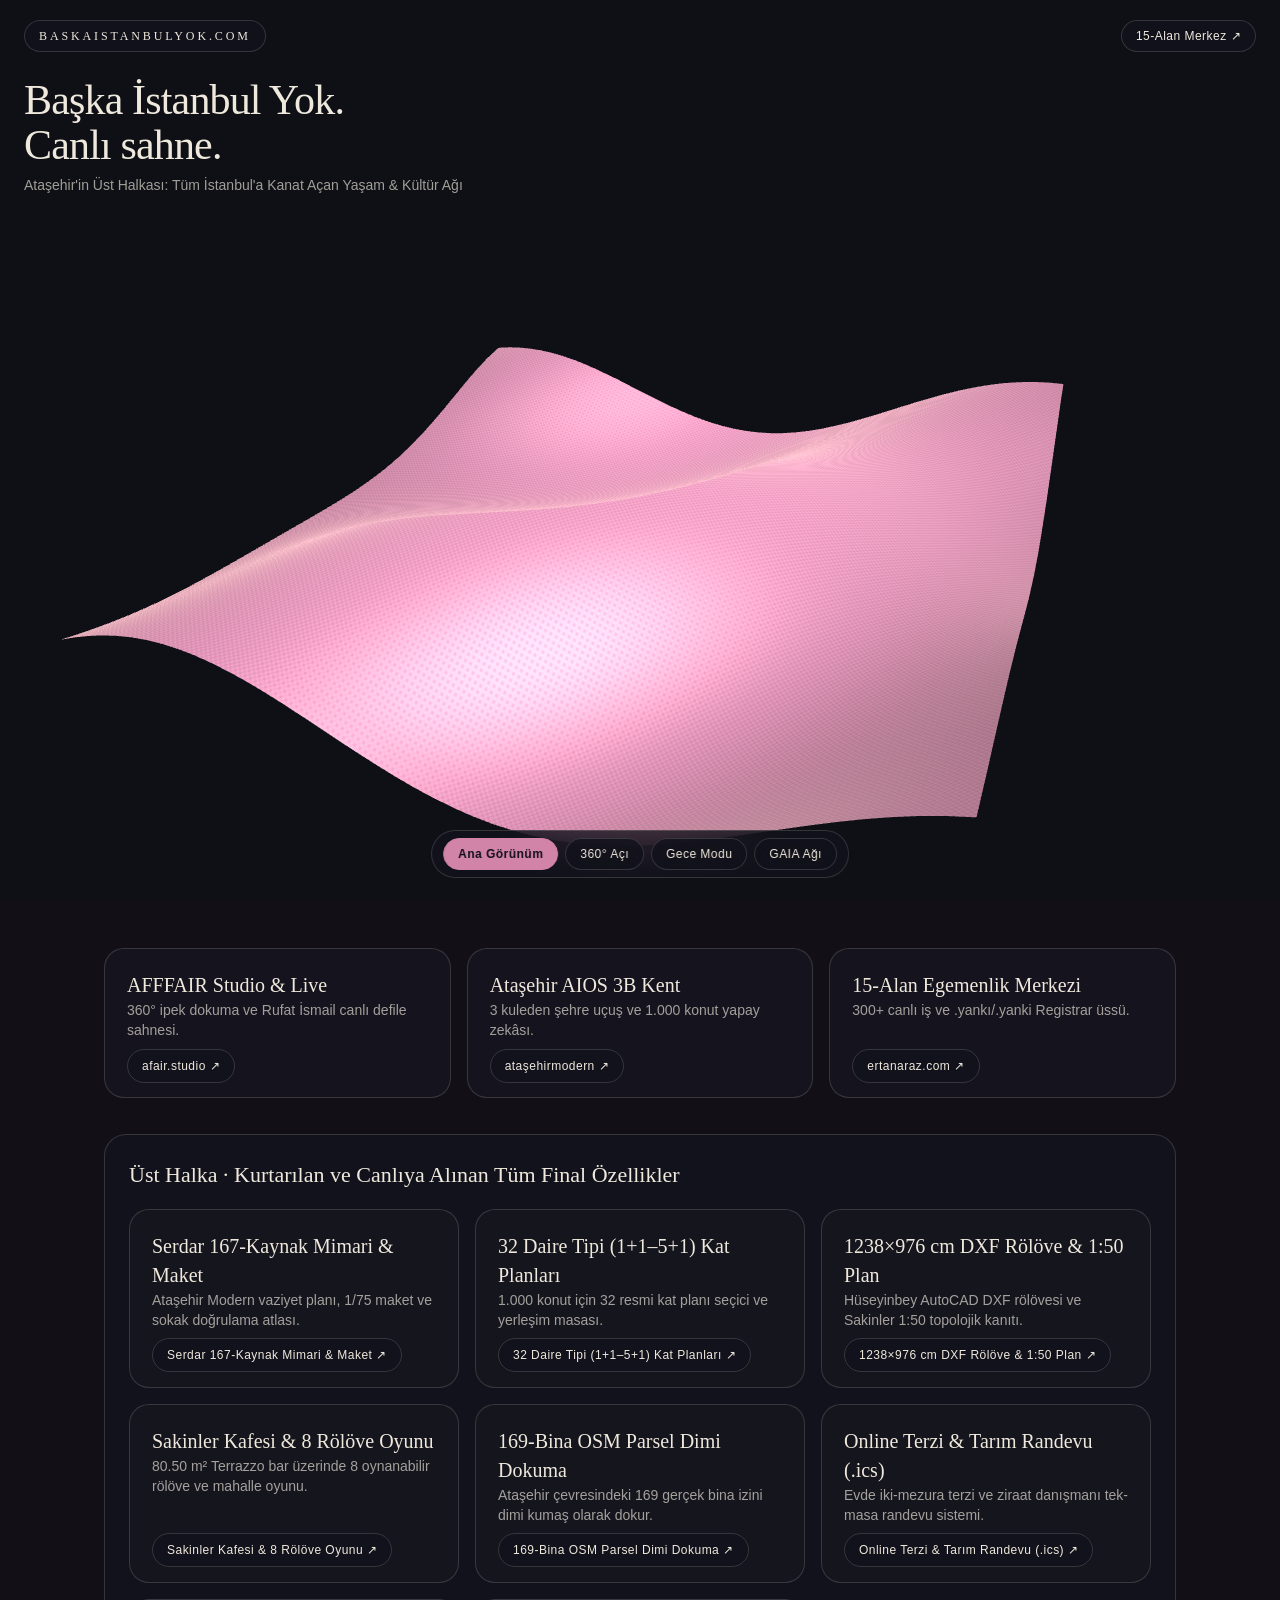
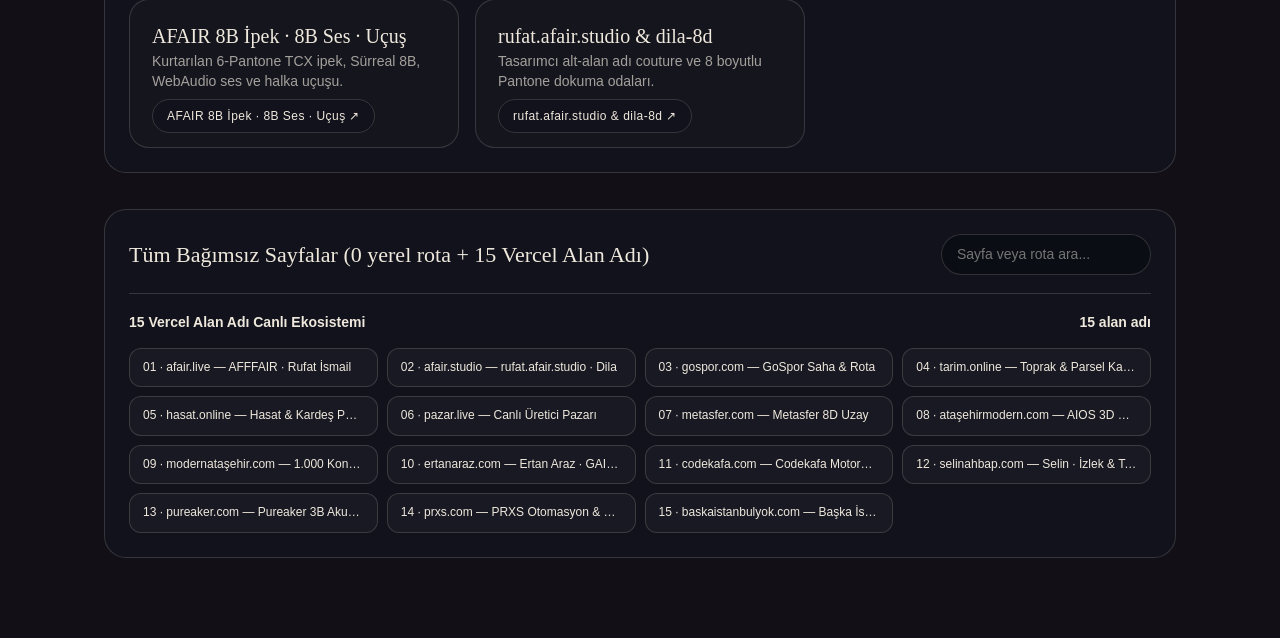
<file: index.html>
<!doctype html>
<html lang="tr">
<head>
<meta charset="utf-8">
<meta name="viewport" content="width=device-width,initial-scale=1">
<meta name="color-scheme" content="dark">
<title>BASKAISTANBULYOK.COM · Başka İstanbul Yok. Canlı sahne.</title>
<meta name="description" content="Ataşehir&#x27;in Üst Halkası: Tüm İstanbul&#x27;a Kanat Açan Yaşam &amp; Kültür Ağı">
<script type="application/ld+json">{"@context": "https://schema.org", "@type": "WebApplication", "identifier": "standalone-baskaistanbulyok-com", "name": "BASKAISTANBULYOK.COM · Başka İstanbul Yok. Canlı sahne.", "description": "baskaistanbulyok.com (Başka İstanbul Yok) için sıfır dış bağımlılıklı, taşınabilir tek-dosya WebGL2 3B sahne.", "isAccessibleForFree": true, "additionalProperty": [{"@type": "PropertyValue", "name": "selfContainedSingleFile", "value": true}, {"@type": "PropertyValue", "name": "externalDependencies", "value": 0}, {"@type": "PropertyValue", "name": "dila8RuleCompliant", "value": true}]}</script>
<style>:root {
  --bg: #120f17;
  --glass: rgba(18, 19, 28, 0.72);
  --line: rgba(239, 232, 220, 0.16);
  --ivory: #efe8dc;
  --muted: rgba(239, 232, 220, 0.66);
  --acc: #d184a8;
  --mint: #82ccb4;
}
* { box-sizing: border-box; margin: 0; padding: 0; -webkit-tap-highlight-color: transparent; }
html, body {
  width: 100%; min-height: 100%;
  background: var(--bg); color: var(--ivory);
  font-family: -apple-system, BlinkMacSystemFont, "Inter", "Segoe UI", sans-serif;
  font-size: 14px; line-height: 1.45; overflow-x: hidden;
}
.hero-stage {
  position: relative; width: 100%; height: 100vh; height: 100dvh;
  overflow: hidden; user-select: none;
}
#glStage {
  position: absolute; inset: 0; width: 100%; height: 100%;
  display: block; cursor: grab; touch-action: none;
}
#glStage:active { cursor: grabbing; }
.top-bar {
  position: absolute; top: 0; left: 0; right: 0;
  display: flex; justify-content: space-between; align-items: center;
  padding: 20px 24px; pointer-events: none; z-index: 10;
}
.brand-pill, .nav-pill, .dock-pill {
  pointer-events: auto; font-size: 12px; line-height: 1;
  color: var(--ivory); text-decoration: none;
  background: var(--glass); border: 1px solid var(--line);
  border-radius: 999px; padding: 9px 14px;
  backdrop-filter: blur(14px); cursor: pointer;
  font-family: inherit; font-weight: 500; letter-spacing: 0.04em;
  transition: background-color 0.18s ease, color 0.18s ease, border-color 0.18s ease;
}
.brand-pill { font-family: Georgia, "Times New Roman", serif; letter-spacing: 0.24em; text-transform: uppercase; }
.nav-pill:hover, .dock-pill:hover, .dock-pill.on {
  background: var(--acc); color: var(--bg); border-color: var(--acc); font-weight: 600;
}
.hero-head {
  position: absolute; top: 78px; left: 24px; right: 24px;
  max-width: 470px; pointer-events: none; z-index: 8;
}
.hero-head h1 {
  font-family: Georgia, "Times New Roman", serif; font-weight: 400;
  font-size: 42px; line-height: 1.06; letter-spacing: -0.02em;
  color: var(--ivory); margin-bottom: 8px;
}
.hero-head p { font-size: 14px; color: var(--muted); }
.dock-bar {
  position: absolute; bottom: 22px; left: 50%; transform: translateX(-50%);
  max-width: calc(100vw - 24px); background: var(--glass);
  border: 1px solid var(--line); border-radius: 999px;
  padding: 7px 11px; display: flex; align-items: center; gap: 7px;
  z-index: 10; backdrop-filter: blur(18px);
}
.content-wrap { max-width: 1120px; margin: 0 auto; padding: 48px 24px 80px; display: grid; gap: 36px; }
.card-grid { display: grid; grid-template-columns: repeat(auto-fit, minmax(250px, 1fr)); gap: 16px; }
.lux-card {
  background: rgba(22, 22, 32, 0.82); border: 1px solid var(--line);
  border-radius: 20px; padding: 22px; display: flex;
  flex-direction: column; justify-content: space-between; gap: 14px;
}
.lux-card h2 { font-family: Georgia, serif; font-weight: 400; font-size: 20px; color: var(--ivory); }
.lux-card p { font-size: 14px; color: var(--muted); }
.sim-box {
  background: rgba(20, 22, 31, 0.88); border: 1px solid var(--line);
  border-radius: 22px; padding: 24px; display: grid; gap: 14px;
}
.sim-row { display: flex; flex-wrap: wrap; gap: 10px; align-items: center; }
.sim-input {
  background: rgba(12, 14, 22, 0.9); color: var(--ivory);
  border: 1px solid var(--line); border-radius: 999px;
  padding: 9px 15px; font: inherit; min-width: 210px;
}
.sim-out { font-size: 14px; color: var(--mint); }
.dir-box {
  background: rgba(18, 20, 29, 0.84); border: 1px solid var(--line);
  border-radius: 22px; padding: 24px; display: grid; gap: 18px;
}
.dir-top { display: flex; flex-wrap: wrap; justify-content: space-between; align-items: center; gap: 12px; }
.dir-top h2 { font-family: Georgia, serif; font-weight: 400; font-size: 22px; }
.cat-details { border-top: 1px solid var(--line); padding-top: 12px; }
.cat-details summary {
  cursor: pointer; font-weight: 600; color: var(--ivory);
  padding: 6px 0; list-style: none; display: flex; justify-content: space-between;
}
.link-grid {
  display: grid; grid-template-columns: repeat(auto-fill, minmax(235px, 1fr));
  gap: 9px; padding-top: 10px;
}
.link-chip {
  display: block; padding: 10px 13px; border-radius: 12px;
  background: rgba(255, 255, 255, 0.03); border: 1px solid var(--line);
  color: var(--ivory); text-decoration: none; font-size: 12px;
  white-space: nowrap; overflow: hidden; text-overflow: ellipsis;
}
.link-chip:hover { border-color: var(--acc); color: var(--acc); }
@media (max-width: 680px) {
  .top-bar { padding: 14px; }
  .hero-head { top: 68px; left: 14px; right: 14px; }
  .hero-head h1 { font-size: 30px; }
  .dock-bar { bottom: 14px; flex-wrap: wrap; justify-content: center; border-radius: 20px; }
}</style>
</head>
<body>
<div class="hero-stage">
  <canvas id="glStage" aria-label="360 derece yönlendirilebilir 3 boyutlu sahne"></canvas>

  <header class="top-bar">
    <a class="brand-pill" href="#tum-baglantilar">BASKAISTANBULYOK.COM</a>
    <a class="nav-pill" href="https://ertanaraz.com/">15-Alan Merkez ↗</a>
  </header>

  <div class="hero-head">
    <h1>Başka İstanbul Yok.<br>Canlı sahne.</h1>
    <p>Ataşehir&#x27;in Üst Halkası: Tüm İstanbul&#x27;a Kanat Açan Yaşam &amp; Kültür Ağı</p>
  </div>

  <div class="dock-bar" role="region" aria-label="Sahne yönlendirme seçenekleri">
    <button type="button" class="dock-pill on" data-preset="0">Ana Görünüm</button>
    <button type="button" class="dock-pill" data-preset="1">360° Açı</button>
    <button type="button" class="dock-pill" data-preset="2">Gece Modu</button>
    <button type="button" class="dock-pill" data-preset="3">GAIA Ağı</button>
  </div>
</div>

<main class="content-wrap">
  <section class="card-grid" aria-label="Özgün sahne kapıları">
    <article class="lux-card">
      <div><h2>AFFFAIR Studio &amp; Live</h2><p>360° ipek dokuma ve Rufat İsmail canlı defile sahnesi.</p></div>
      <div><a class="dock-pill" href="https://www.afair.studio/">afair.studio ↗</a></div>
    </article>
    <article class="lux-card">
      <div><h2>Ataşehir AIOS 3B Kent</h2><p>3 kuleden şehre uçuş ve 1.000 konut yapay zekâsı.</p></div>
      <div><a class="dock-pill" href="https://www.xn--ataehirmodern-ktc.com/">ataşehirmodern ↗</a></div>
    </article>
    <article class="lux-card">
      <div><h2>15-Alan Egemenlik Merkezi</h2><p>300+ canlı iş ve .yankı/.yanki Registrar üssü.</p></div>
      <div><a class="dock-pill" href="https://ertanaraz.com/">ertanaraz.com ↗</a></div>
    </article>
  </section>
  <!-- KARBON_FINAL_BUTONLAR_START -->
  <section class="dir-box" id="ust-halka-final-butonlar" aria-label="Ataşehir ve AFAIR Final Özellikleri">
    <div class="dir-top"><h2>Üst Halka · Kurtarılan ve Canlıya Alınan Tüm Final Özellikler</h2></div>
    <div class="card-grid">
      <article class="lux-card"><div><h2>Serdar 167-Kaynak Mimari & Maket</h2><p>Ataşehir Modern vaziyet planı, 1/75 maket ve sokak doğrulama atlası.</p></div><div><a class="dock-pill" href="https://www.xn--ataehirmodern-ktc.com/final/serdar-mimari-arsiv/">Serdar 167-Kaynak Mimari & Maket ↗</a></div></article>
      <article class="lux-card"><div><h2>32 Daire Tipi (1+1–5+1) Kat Planları</h2><p>1.000 konut için 32 resmi kat planı seçici ve yerleşim masası.</p></div><div><a class="dock-pill" href="https://www.xn--modernataehir-qtc.com/final/kat-planlari-32tip/">32 Daire Tipi (1+1–5+1) Kat Planları ↗</a></div></article>
      <article class="lux-card"><div><h2>1238×976 cm DXF Rölöve & 1:50 Plan</h2><p>Hüseyinbey AutoCAD DXF rölövesi ve Sakinler 1:50 topolojik kanıtı.</p></div><div><a class="dock-pill" href="https://www.xn--ataehirmodern-ktc.com/final/huseyinbey-rolove-kaniti/">1238×976 cm DXF Rölöve & 1:50 Plan ↗</a></div></article>
      <article class="lux-card"><div><h2>Sakinler Kafesi & 8 Rölöve Oyunu</h2><p>80.50 m² Terrazzo bar üzerinde 8 oynanabilir rölöve ve mahalle oyunu.</p></div><div><a class="dock-pill" href="https://www.xn--modernataehir-qtc.com/final/sakinler-kafesi-8oyun/">Sakinler Kafesi & 8 Rölöve Oyunu ↗</a></div></article>
      <article class="lux-card"><div><h2>169-Bina OSM Parsel Dimi Dokuma</h2><p>Ataşehir çevresindeki 169 gerçek bina izini dimi kumaş olarak dokur.</p></div><div><a class="dock-pill" href="https://www.xn--ataehirmodern-ktc.com/final/masa-169-parsel-dokuma/">169-Bina OSM Parsel Dimi Dokuma ↗</a></div></article>
      <article class="lux-card"><div><h2>Online Terzi & Tarım Randevu (.ics)</h2><p>Evde iki-mezura terzi ve ziraat danışmanı tek-masa randevu sistemi.</p></div><div><a class="dock-pill" href="https://www.xn--modernataehir-qtc.com/final/tarim-terzi-canli/">Online Terzi & Tarım Randevu (.ics) ↗</a></div></article>
      <article class="lux-card"><div><h2>AFAIR 8B İpek · 8B Ses · Uçuş</h2><p>Kurtarılan 6-Pantone TCX ipek, Sürreal 8B, WebAudio ses ve halka uçuşu.</p></div><div><a class="dock-pill" href="https://www.afair.live/final/atolye-8d-ses-ucus/">AFAIR 8B İpek · 8B Ses · Uçuş ↗</a></div></article>
      <article class="lux-card"><div><h2>rufat.afair.studio & dila-8d</h2><p>Tasarımcı alt-alan adı couture ve 8 boyutlu Pantone dokuma odaları.</p></div><div><a class="dock-pill" href="https://www.afair.studio/rufat">rufat.afair.studio & dila-8d ↗</a></div></article>
    </div>
  </section>
  <!-- KARBON_FINAL_BUTONLAR_END -->
  
  
  <section class="dir-box" id="tum-baglantilar" aria-label="Kaossuz tam bağlantı dizini">
    <div class="dir-top">
      <h2>Tüm Bağımsız Sayfalar (0 yerel rota + 15 Vercel Alan Adı)</h2>
      <input id="linkSearch" class="sim-input" type="search" placeholder="Sayfa veya rota ara..." aria-label="Sayfalarda ara">
    </div>
    
    <details class="cat-details" open>
      <summary><span>15 Vercel Alan Adı Canlı Ekosistemi</span><span>15 alan adı</span></summary>
      <div class="link-grid">
        <a class="link-chip" href="https://www.afair.live/">01 · afair.live — AFFFAIR · Rufat İsmail</a>
        <a class="link-chip" href="https://www.afair.studio/">02 · afair.studio — rufat.afair.studio · Dila</a>
        <a class="link-chip" href="https://www.gospor.com/">03 · gospor.com — GoSpor Saha &amp; Rota</a>
        <a class="link-chip" href="https://www.tarim.online/">04 · tarim.online — Toprak &amp; Parsel Karar</a>
        <a class="link-chip" href="https://www.hasat.online/">05 · hasat.online — Hasat &amp; Kardeş Parsel</a>
        <a class="link-chip" href="https://www.pazar.live/">06 · pazar.live — Canlı Üretici Pazarı</a>
        <a class="link-chip" href="https://ertanaraz.com/bagimsiz-15-alan/metasfer.html">07 · metasfer.com — Metasfer 8D Uzay</a>
        <a class="link-chip" href="https://www.xn--ataehirmodern-ktc.com/">08 · ataşehirmodern.com — AIOS 3D City Pilotu</a>
        <a class="link-chip" href="https://www.xn--modernataehir-qtc.com/">09 · modernataşehir.com — 1.000 Konut 3-Blok AI</a>
        <a class="link-chip" href="https://ertanaraz.com/">10 · ertanaraz.com — Ertan Araz · GAIA Kovan</a>
        <a class="link-chip" href="https://www.codekafa.com/">11 · codekafa.com — Codekafa Motorhane</a>
        <a class="link-chip" href="https://www.selinahbap.com/">12 · selinahbap.com — Selin · İzlek &amp; Terazi</a>
        <a class="link-chip" href="https://ertanaraz.com/bagimsiz-15-alan/pureaker.html">13 · pureaker.com — Pureaker 3B Akustik</a>
        <a class="link-chip" href="https://www.prxs.com/">14 · prxs.com — PRXS Otomasyon &amp; Fare</a>
        <a class="link-chip" href="https://ertanaraz.com/baskaistanbulyok">15 · baskaistanbulyok.com — Başka İstanbul Yok</a>
      </div>
    </details>
  </section>
</main>
<script>(() => {
  'use strict';
  const PAGE_ID = "standalone-baskaistanbulyok-com";
  const SCENE_ID = 7;
  const PRESETS = [{"label": "Ana Görünüm", "rgb": [0.82, 0.52, 0.66]}, {"label": "360° Açı", "rgb": [0.84, 0.72, 0.46]}, {"label": "Gece Modu", "rgb": [0.38, 0.68, 0.84]}, {"label": "GAIA Ağı", "rgb": [0.48, 0.82, 0.66]}];
  const st = {
    idx: 0,
    yaw: 0.36,
    pitch: 0.20,
    velYaw: 0.0,
    velPitch: 0.0,
    zoom: SCENE_ID === 2 || SCENE_ID === 3 || SCENE_ID === 4 ? 4.25 : 3.85,
    autoOrbit: true,
    gustX: 0,
    gustY: 0,
    prog: 0.12
  };

  const cv = document.getElementById('glStage');
  const glOpts = { antialias: true, alpha: false, preserveDrawingBuffer: true };
  const gl = cv ? (cv.getContext('webgl2', glOpts) || cv.getContext('webgl', glOpts)) : null;

  // Build bespoke 3D mesh per SCENE_ID (zero shared external JS!)
  const N = 46, CNT = N * N;
  const pos = new Float32Array(CNT * 3), old = new Float32Array(CNT * 3), nrm = new Float32Array(CNT * 3), uvs = new Float32Array(CNT * 2);
  const sp = [], idxArr = [];

  function anchor(x) {
    const u = x / (N - 1);
    if (SCENE_ID === 0) {
      // Runway Flowing Haute-Couture Cape (narrow couture shoulders flaring downward)
      return [(u - 0.5) * 1.45, 1.04 + Math.cos((u - 0.5) * 3.0) * 0.06, Math.sin(u * Math.PI * 6.0) * 0.14];
    }
    return [(u - 0.5) * 2.18, 0.96 + Math.cos((u - 0.5) * 2.4) * 0.08, Math.sin(u * Math.PI * 8.0) * 0.16 + Math.cos((u - 0.5) * 2.2) * 0.16];
  }

  for (let y = 0; y < N; y++) {
    const v = y / (N - 1);
    for (let x = 0; x < N; x++) {
      const i = y * N + x, u = x / (N - 1);
      let px, py, pz;
      if (SCENE_ID === 0 || SCENE_ID === 1) {
        const [ax, ay, az] = anchor(x);
        const flare = SCENE_ID === 0 ? (1.0 + v * 0.52) : (1.0 + v * 0.10);
        px = ax * flare; py = ay - v * 2.04; pz = az * (1.0 + v * 0.6) + Math.sin(u * Math.PI * 8.0 + v * 1.4) * (0.07 * v);
      } else if (SCENE_ID === 4) {
        // 15-Domain Sovereign Spherical Harmonics Shell
        const th = u * Math.PI * 2.0, ph = (v - 0.5) * Math.PI * 0.92;
        const rad = 1.18 + 0.14 * Math.cos(th * 5.0) * Math.cos(ph * 3.0);
        px = Math.cos(ph) * Math.cos(th) * rad; py = Math.sin(ph) * rad; pz = Math.cos(ph) * Math.sin(th) * rad;
      } else if (SCENE_ID === 6) {
        // Selinahbap Dual-Decision Folded Hydro-Prism Ribbon
        const ang = (u - 0.5) * Math.PI * 1.7;
        px = Math.sin(ang) * (1.15 + v * 0.25); py = (0.5 - v) * 1.85; pz = Math.cos(ang) * 0.85 + Math.sin(v * 6.0) * 0.12;
      } else {
        // Wavegrid / Horizon / City Wing surface
        px = (u - 0.5) * 2.6; py = (0.5 - v) * 0.35 - 0.25; pz = (v - 0.5) * 2.6;
      }
      pos[i*3] = old[i*3] = px; pos[i*3+1] = old[i*3+1] = py; pos[i*3+2] = old[i*3+2] = pz;
      uvs[i*2] = u; uvs[i*2+1] = v;
    }
  }

  function addSp(ia, ib) {
    const a = ia * 3, b = ib * 3;
    sp.push(ia, ib, Math.hypot(pos[b]-pos[a], pos[b+1]-pos[a+1], pos[b+2]-pos[a+2]));
  }
  for (let y = 0; y < N; y++) {
    for (let x = 0; x < N; x++) {
      const i = y * N + x;
      if (x + 1 < N) addSp(i, i + 1);
      if (y + 1 < N) addSp(i, i + N);
      if (x + 1 < N && y + 1 < N) {
        addSp(i, i + N + 1); addSp(i + 1, i + N);
        idxArr.push(i, i + N, i + 1, i + 1, i + N, i + N + 1);
      }
    }
  }
  const spA = new Float32Array(sp), indices = new Uint16Array(idxArr);
  const basePos = new Float32Array(pos);

  // Architectural Towers / Constellation Beacons buffer for City, Resident AI & Hub modes
  const boxV = [], boxN = [];
  function pushBox(cx, y0, y1, cz, w) {
    const F = [
      [[cx-w,y0,cz+w],[cx+w,y0,cz+w],[cx+w,y1,cz+w],[cx-w,y1,cz+w],[0,0,1]],
      [[cx+w,y0,cz-w],[cx-w,y0,cz-w],[cx-w,y1,cz-w],[cx+w,y1,cz-w],[0,0,-1]],
      [[cx+w,y0,cz+w],[cx+w,y0,cz-w],[cx+w,y1,cz-w],[cx+w,y1,cz+w],[1,0,0]],
      [[cx-w,y0,cz-w],[cx-w,y0,cz+w],[cx-w,y1,cz+w],[cx-w,y1,cz-w],[-1,0,0]],
      [[cx-w,y1,cz+w],[cx+w,y1,cz+w],[cx+w,y1,cz-w],[cx-w,y1,cz-w],[0,1,0]]
    ];
    for (const [p0,p1,p2,p3,nm] of F) { boxV.push(...p0,...p1,...p2,...p0,...p2,...p3); for (let k=0;k<6;k++) boxN.push(...nm); }
  }
  if (SCENE_ID === 2 || SCENE_ID === 3) {
    pushBox(-0.66, -1.0, 0.94, 0.12, 0.21);
    pushBox(0.04, -1.0, 0.66, -0.16, 0.20);
    pushBox(0.72, -1.0, 0.36, 0.20, 0.20);
    pushBox(-1.55, -1.0, -0.52, -1.25, 0.25);
    pushBox(1.55, -1.0, -0.40, -1.35, 0.24);
    pushBox(-0.55, -1.0, -0.66, 1.35, 0.26);
  } else if (SCENE_ID === 4) {
    for (let d = 0; d < 15; d++) {
      const a = (d / 15) * Math.PI * 2.0;
      pushBox(Math.cos(a) * 1.85, -0.14, 0.14, Math.sin(a) * 1.85, 0.085);
    }
  }
  const cityPos = new Float32Array(boxV), cityNrm = new Float32Array(boxN);

  let simT = 0;
  function stepSim() {
    simT += 0.016;
    st.prog = (st.prog + 0.0028) % 0.98;
    if (SCENE_ID === 0 || SCENE_ID === 1) {
      for (let y = 0; y < N; y++) {
        const v = y / (N - 1);
        for (let x = 0; x < N; x++) {
          const i = y * N + x, k = i * 3;
          if (y === 0) { const [ax, ay, az] = anchor(x); pos[k]=old[k]=ax; pos[k+1]=old[k+1]=ay; pos[k+2]=old[k+2]=az; continue; }
          const vx = (pos[k]-old[k])*0.955, vy = (pos[k+1]-old[k+1])*0.955, vz = (pos[k+2]-old[k+2])*0.955;
          old[k]=pos[k]; old[k+1]=pos[k+1]; old[k+2]=pos[k+2];
          const tw = Math.sin(pos[k]*2.8 - simT*2.5 + pos[k+1]*1.7) + 0.5*Math.cos(pos[k+1]*3.0 - simT*1.8);
          pos[k] += vx + st.gustX * v * 0.012;
          pos[k+1] += vy - 0.0012 + st.gustY * v * 0.008;
          pos[k+2] += vz + (v * v) * tw * 0.00034;
        }
      }
      for (let it = 0; it < 4; it++) {
        for (let s = 0; s < spA.length; s += 3) {
          const ia = spA[s], ib = spA[s+1], ln = spA[s+2], a = ia*3, b = ib*3;
          const dx = pos[b]-pos[a], dy = pos[b+1]-pos[a+1], dz = pos[b+2]-pos[a+2], d = Math.hypot(dx,dy,dz)||1e-4, df = (d-ln)/d*0.22;
          if (ia >= N) { pos[a]+=dx*df; pos[a+1]+=dy*df; pos[a+2]+=dz*df; }
          if (ib >= N) { pos[b]-=dx*df; pos[b+1]-=dy*df; pos[b+2]-=dz*df; }
        }
      }
    } else if (SCENE_ID === 2 || SCENE_ID === 3) {
      // Gliding 3D Silk Canopy / Neural Pulse Canopy over 3 Ataşehir Towers
      const starts = [[-0.66,0.98,0.12],[0.04,0.70,-0.16],[0.72,0.40,0.20],[0.04,1.02,0.0]][st.idx % 4];
      const ends = [[-1.55,-0.45,-1.25],[1.55,-0.34,-1.35],[-0.55,-0.58,1.35],[0.15,0.78,-1.55]][st.idx % 4];
      const om = 1 - st.prog, p1 = [(starts[0]+ends[0])*0.5+st.gustX*0.4, Math.max(starts[1],ends[1])+0.62+st.gustY*0.3, (starts[2]+ends[2])*0.5];
      const cx = om*om*starts[0]+2*om*st.prog*p1[0]+st.prog*st.prog*ends[0];
      const cy = om*om*starts[1]+2*om*st.prog*p1[1]+st.prog*st.prog*ends[1];
      const cz = om*om*starts[2]+2*om*st.prog*p1[2]+st.prog*st.prog*ends[2];
      for (let y = 0; y < N; y++) {
        const v = y / (N - 1);
        for (let x = 0; x < N; x++) {
          const u = x / (N - 1) - 0.5, k = (y * N + x) * 3;
          const span = (1.05 - v * 0.38) * u * 1.45;
          const rip = Math.sin(u * 9.0 + simT * 4.4 - v * 4.0) * (0.04 + 0.06 * v);
          pos[k] = cx + span; pos[k+1] = cy - u * u * 0.28 + rip - v * 0.14; pos[k+2] = cz - v * 0.85 - Math.abs(u) * 0.28;
        }
      }
    } else {
      // Sculptural harmonic breathing for Constellation (4), Wavegrid (5), Prism (6), Horizon (7)
      for (let i = 0; i < CNT; i++) {
        const k = i * 3, bx = basePos[k], by = basePos[k+1], bz = basePos[k+2];
        const w = Math.sin(bx * 2.6 + simT * 2.1 + bz * 2.2) * 0.085 + st.gustX * 0.03 * Math.cos(bz * 2.0);
        if (SCENE_ID === 4 || SCENE_ID === 6) {
          const s = 1.0 + w * 0.45;
          pos[k] = bx * s; pos[k+1] = by + w * 0.35; pos[k+2] = bz * s;
        } else {
          pos[k] = bx; pos[k+1] = by + w * 1.85 + Math.cos(bz * 3.1 - simT * 1.7) * 0.08; pos[k+2] = bz;
        }
      }
    }

    nrm.fill(0);
    for (let t = 0; t < indices.length; t += 3) {
      const a = indices[t]*3, b = indices[t+1]*3, c = indices[t+2]*3;
      const ux=pos[b]-pos[a],uy=pos[b+1]-pos[a+1],uz=pos[b+2]-pos[a+2],vx=pos[c]-pos[a],vy=pos[c+1]-pos[a+1],vz=pos[c+2]-pos[a+2];
      const cx=uy*vz-uz*vy, cy=uz*vx-ux*vz, cz=ux*vy-uy*vx;
      nrm[a]+=cx;nrm[a+1]+=cy;nrm[a+2]+=cz; nrm[b]+=cx;nrm[b+1]+=cy;nrm[b+2]+=cz; nrm[c]+=cx;nrm[c+1]+=cy;nrm[c+2]+=cz;
    }
  }

  if (SCENE_ID === 0 || SCENE_ID === 1) {
    for (let w = 0; w < 620; w++) stepSim();
    old.set(pos);
  }

  let prog = null, bP, bN, bU, bI, bcP, bcN, uL = {}, aL = {};
  if (gl) {
    const vs = `
      attribute vec3 aP, aN; attribute vec2 aU;
      uniform mat4 uProj, uView; uniform float uScale; uniform vec3 uOff;
      varying vec3 vP, vN; varying vec2 vU;
      void main() {
        vec3 p = aP * uScale + uOff;
        vP = p; vN = aN; vU = aU;
        gl_Position = uProj * uView * vec4(p, 1.0);
      }`;
    const fs = `
      precision highp float;
      varying vec3 vP, vN; varying vec2 vU;
      uniform vec3 uCam, uCol; uniform float uPass;
      void main() {
        vec3 N = normalize(vN);
        if (!gl_FrontFacing) N = -N;
        vec3 L = normalize(vec3(1.55, 2.2, 1.75)), V = normalize(uCam - vP);
        float df = clamp(dot(N, L) * 0.5 + 0.5, 0.0, 1.0);
        if (uPass > 1.5) {
          float win = step(0.45, fract(vP.y * 9.0)) * step(0.42, fract((vP.x + vP.z) * 7.0));
          vec3 tw = vec3(0.12, 0.14, 0.20) * (0.45 + 0.75 * df) + uCol * win * 0.52;
          gl_FragColor = vec4(max(tw, vec3(0.058, 0.064, 0.088)), 1.0);
          return;
        }
        float wx = sin(vU.x * 980.0), wy = sin(vU.y * 980.0);
        N = normalize(N + vec3(wx * 0.026, wy * 0.026, 0.0));
        float sp = smoothstep(2.65, 0.18, length(vP.xy * 0.68));
        float sc = pow(max(dot(N, normalize(L + V)), 0.0), 26.0) * 0.92;
        float fr = pow(1.0 - max(dot(N, V), 0.0), 2.65);
        vec3 c = uCol * (0.94 + 0.06 * wx * wy) * (0.18 + pow(df, 1.45) * 1.08 * sp)
               + vec3(0.98, 0.90, 0.76) * (sc * sp + fr * 0.42);
        c = max(c, vec3(0.056, 0.062, 0.086));
        gl_FragColor = vec4(pow(clamp(c, 0.0, 1.0), vec3(0.92)), uPass > 0.5 ? 0.25 : 1.0);
      }`;
    const mk = (tp, s) => { const sh = gl.createShader(tp); gl.shaderSource(sh, s); gl.compileShader(sh); return sh; };
    prog = gl.createProgram();
    gl.attachShader(prog, mk(gl.VERTEX_SHADER, vs));
    gl.attachShader(prog, mk(gl.FRAGMENT_SHADER, fs));
    gl.linkProgram(prog); gl.useProgram(prog);
    bP = gl.createBuffer(); bN = gl.createBuffer(); bU = gl.createBuffer(); bI = gl.createBuffer();
    gl.bindBuffer(gl.ARRAY_BUFFER, bU); gl.bufferData(gl.ARRAY_BUFFER, uvs, gl.STATIC_DRAW);
    gl.bindBuffer(gl.ELEMENT_ARRAY_BUFFER, bI); gl.bufferData(gl.ELEMENT_ARRAY_BUFFER, indices, gl.STATIC_DRAW);
    if (cityPos.length) {
      bcP = gl.createBuffer(); gl.bindBuffer(gl.ARRAY_BUFFER, bcP); gl.bufferData(gl.ARRAY_BUFFER, cityPos, gl.STATIC_DRAW);
      bcN = gl.createBuffer(); gl.bindBuffer(gl.ARRAY_BUFFER, bcN); gl.bufferData(gl.ARRAY_BUFFER, cityNrm, gl.STATIC_DRAW);
    }
    aL.p = gl.getAttribLocation(prog, 'aP'); aL.n = gl.getAttribLocation(prog, 'aN'); aL.u = gl.getAttribLocation(prog, 'aU');
    ['uProj','uView','uScale','uOff','uCam','uCol','uPass'].forEach(k => uL[k] = gl.getUniformLocation(prog, k));
  }

  // Direct 1-gesture 360° inertia + wind/flight steering (zero mode toggles!)
  let down = false, lx = 0, ly = 0;
  if (cv) {
    cv.addEventListener('pointerdown', e => {
      down = true; st.autoOrbit = false; lx = e.clientX; ly = e.clientY;
      if (cv.setPointerCapture) { try { cv.setPointerCapture(e.pointerId); } catch (_) {} }
    });
    cv.addEventListener('pointermove', e => {
      if (!down) return;
      const dx = e.clientX - lx, dy = e.clientY - ly; lx = e.clientX; ly = e.clientY;
      st.velYaw = -dx * 0.024; st.velPitch = dy * 0.012;
      st.yaw += st.velYaw; st.pitch = Math.max(-0.95, Math.min(1.12, st.pitch + st.velPitch));
      st.gustX = Math.max(-2.2, Math.min(2.2, dx * 0.06));
      st.gustY = Math.max(-2.0, Math.min(2.0, -dy * 0.05));
    });
    window.addEventListener('pointerup', () => { down = false; });
    cv.addEventListener('wheel', e => {
      e.preventDefault();
      st.zoom = Math.max(2.1, Math.min(6.4, st.zoom + e.deltaY * 0.0026));
    }, { passive: false });
  }

  document.querySelectorAll('[data-preset]').forEach(btn => {
    btn.addEventListener('click', () => {
      st.idx = parseInt(btn.getAttribute('data-preset'), 10) || 0;
      st.prog = 0.06;
      document.querySelectorAll('[data-preset]').forEach((b, i) => b.classList.toggle('on', i === st.idx));
      for (let i = N; i < CNT; i += 3) pos[i * 3 + 2] += 0.09;
    });
  });

  // Interactive below-the-fold simulators & instant link filter
  const searchInp = document.getElementById('linkSearch');
  if (searchInp) {
    searchInp.addEventListener('input', () => {
      const q = searchInp.value.trim().toLowerCase();
      document.querySelectorAll('.link-chip').forEach(a => {
        a.style.display = (!q || a.textContent.toLowerCase().includes(q) || a.getAttribute('href').toLowerCase().includes(q)) ? 'block' : 'none';
      });
      document.querySelectorAll('.cat-details').forEach(d => { if (q) d.open = true; });
    });
  }

  const subInp = document.getElementById('designerHandle');
  const subOut = document.getElementById('designerOut');
  if (subInp && subOut) {
    const updSub = () => {
      const slug = (subInp.value || 'rufat').toLowerCase().replace(/[^a-z0-9-]/g, '') || 'rufat';
      subOut.textContent = `✓ Canlı Tasarımcı Sahnesi Hazır: https://${slug}.afair.studio · Kişisel 360° Kumaş & Sergi Vitrini Aktif`;
    };
    subInp.addEventListener('input', updSub); updSub();
  }

  const seatRng = document.getElementById('cafeSeats');
  const seatOut = document.getElementById('cafeOut');
  if (seatRng && seatOut) {
    const updCafe = () => {
      const n = parseInt(seatRng.value, 10) || 24;
      seatOut.textContent = `Aktif Toplantı & Kafe İstasyonu: ${n} Masa · Arkada Çalışan GAIA Ajan Gücü: ${(n * 4.2).toFixed(1)} TFLOPS · Yeni Düğüm Kazancı Aktif`;
    };
    seatRng.addEventListener('input', updCafe); updCafe();
  }

  const tldInp = document.getElementById('yankiName');
  const tldOut = document.getElementById('yankiOut');
  if (tldInp && tldOut) {
    const updTld = () => {
      const nm = (tldInp.value || 'ertan').toLowerCase().replace(/[^a-z0-9-]/g, '') || 'ertan';
      tldOut.textContent = `✓ Same-Entity Çift DNS Kapısı: ${nm}.yankı (${nm}.xn--yank-0za) + ${nm}.yanki · Registrar ($3.5K+$4K/yıl) → Registry ($227K tek paket)`;
    };
    tldInp.addEventListener('input', updTld); updTld();
  }

  function frame() {
    stepSim();
    if (!down) {
      st.gustX *= 0.90; st.gustY *= 0.90;
      if (st.autoOrbit) st.yaw += (SCENE_ID <= 1 ? 0.0001 : 0.0011);
      else { st.yaw += st.velYaw; st.pitch = Math.max(-0.95, Math.min(1.12, st.pitch + st.velPitch)); st.velYaw *= 0.92; st.velPitch *= 0.92; }
    }

    if (cv && gl && prog) {
      const dpr = Math.min(window.devicePixelRatio || 1, 2);
      const w = Math.max(1, Math.floor(cv.clientWidth * dpr)), h = Math.max(1, Math.floor(cv.clientHeight * dpr));
      if (cv.width !== w || cv.height !== h) { cv.width = w; cv.height = h; }
      gl.viewport(0, 0, w, h);
      gl.clearColor(0.055, 0.063, 0.088, 1.0);
      gl.clear(gl.COLOR_BUFFER_BIT | gl.DEPTH_BUFFER_BIT);
      gl.enable(gl.DEPTH_TEST);

      const ex = Math.sin(st.yaw) * Math.cos(st.pitch) * st.zoom;
      const ey = Math.sin(st.pitch) * st.zoom + 0.16;
      const ez = Math.cos(st.yaw) * Math.cos(st.pitch) * st.zoom;
      const f = 1.0 / Math.tan(0.38), nf = 1.0 / (0.1 - 35.0), asp = w / h;
      const proj = new Float32Array([f/asp,0,0,0, 0,f,0,0, 0,0,-35.1*nf,-1, 0,0,-7.0*nf,0]);
      let zx=ex, zy=ey, zz=ez, zl=Math.hypot(zx,zy,zz)||1; zx/=zl; zy/=zl; zz/=zl;
      let xx=zz, xz=-zx, xl=Math.hypot(xx,xz)||1; xx/=xl; xz/=xl;
      const yx=zy*xz, yy=zz*xx-zx*xz, yz=-zy*xx;
      const view = new Float32Array([xx,yx,zx,0, 0,yy,zy,0, xz,yz,zz,0, -(xx*ex+xz*ez),-(yx*ex+yy*ey+yz*ez),-(zx*ex+zy*ey+zz*ez),1]);

      const col = (PRESETS[st.idx] || PRESETS[0]).rgb;
      gl.useProgram(prog);
      gl.uniformMatrix4fv(uL.uProj, false, proj);
      gl.uniformMatrix4fv(uL.uView, false, view);
      gl.uniform3f(uL.uCam, ex, ey, ez);
      gl.uniform3f(uL.uCol, col[0], col[1], col[2]);

      if (cityPos.length && bcP) {
        gl.bindBuffer(gl.ARRAY_BUFFER, bcP); gl.enableVertexAttribArray(aL.p); gl.vertexAttribPointer(aL.p, 3, gl.FLOAT, false, 0, 0);
        gl.bindBuffer(gl.ARRAY_BUFFER, bcN); gl.enableVertexAttribArray(aL.n); gl.vertexAttribPointer(aL.n, 3, gl.FLOAT, false, 0, 0);
        gl.disableVertexAttribArray(aL.u);
        gl.uniform1f(uL.uPass, 2.0); gl.uniform1f(uL.uScale, 1.0); gl.uniform3f(uL.uOff, 0, 0, 0);
        gl.drawArrays(gl.TRIANGLES, 0, cityPos.length / 3);
      }

      gl.bindBuffer(gl.ARRAY_BUFFER, bP); gl.bufferData(gl.ARRAY_BUFFER, pos, gl.DYNAMIC_DRAW);
      gl.enableVertexAttribArray(aL.p); gl.vertexAttribPointer(aL.p, 3, gl.FLOAT, false, 0, 0);
      gl.bindBuffer(gl.ARRAY_BUFFER, bN); gl.bufferData(gl.ARRAY_BUFFER, nrm, gl.DYNAMIC_DRAW);
      gl.enableVertexAttribArray(aL.n); gl.vertexAttribPointer(aL.n, 3, gl.FLOAT, false, 0, 0);
      gl.bindBuffer(gl.ARRAY_BUFFER, bU); gl.enableVertexAttribArray(aL.u); gl.vertexAttribPointer(aL.u, 2, gl.FLOAT, false, 0, 0);
      gl.bindBuffer(gl.ELEMENT_ARRAY_BUFFER, bI);

      gl.uniform1f(uL.uPass, 0.0); gl.uniform1f(uL.uScale, 1.0); gl.uniform3f(uL.uOff, 0, 0, 0);
      gl.drawElements(gl.TRIANGLES, indices.length, gl.UNSIGNED_SHORT, 0);

      if (SCENE_ID <= 1) {
        gl.enable(gl.BLEND); gl.blendFunc(gl.SRC_ALPHA, gl.ONE_MINUS_SRC_ALPHA); gl.depthMask(false);
        gl.uniform1f(uL.uPass, 1.0); gl.uniform1f(uL.uScale, 1.08); gl.uniform3f(uL.uOff, 0.12 * Math.sin(st.yaw), 0.05, -0.32);
        gl.drawElements(gl.TRIANGLES, indices.length, gl.UNSIGNED_SHORT, 0);
        gl.depthMask(true); gl.disable(gl.BLEND);
      }
    }
    requestAnimationFrame(frame);
  }

  window.AFAIR_GPT_API = {
    version: '4.0-self-contained',
    pageId: PAGE_ID,
    relocationProof: true,
    externalDependencies: 0,
    purpose: () => ({"page": "standalone-baskaistanbulyok-com", "brand": "BASKAISTANBULYOK.COM", "whyBuilt": "baskaistanbulyok.com (Başka İstanbul Yok) için sıfır dış bağımlılıklı, taşınabilir tek-dosya WebGL2 3B sahne."}),
    getState: () => ({ preset: PRESETS[st.idx], yawDeg: Math.round(((st.yaw * 180 / Math.PI) % 360 + 360) % 360), zoom: st.zoom }),
    setPreset: i => { st.idx = Math.max(0, Math.min(PRESETS.length - 1, Number(i) || 0)); return window.AFAIR_GPT_API.getState(); },
    setOrbit360: deg => { st.autoOrbit = false; st.yaw = (Number(deg) || 0) * Math.PI / 180; return window.AFAIR_GPT_API.getState(); }
  };
  requestAnimationFrame(frame);
})();</script>
</body>
</html>
</file>
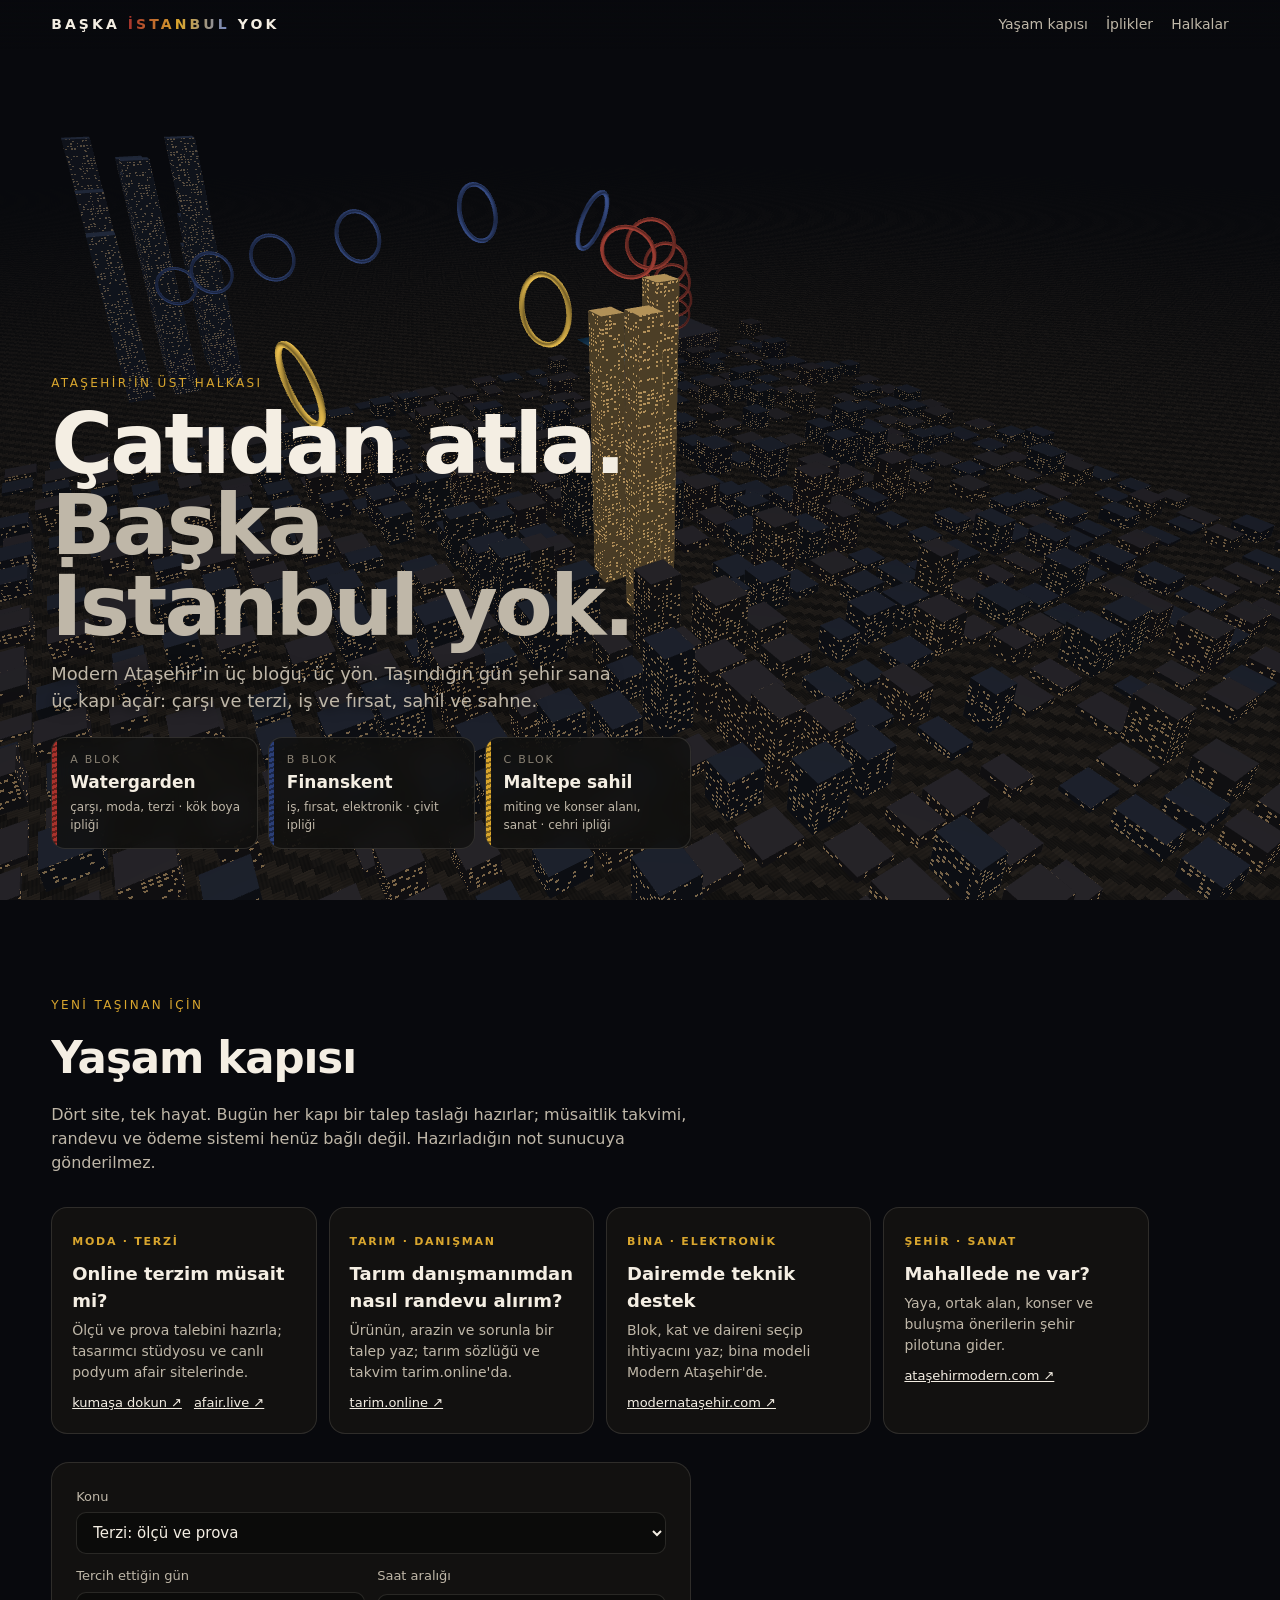
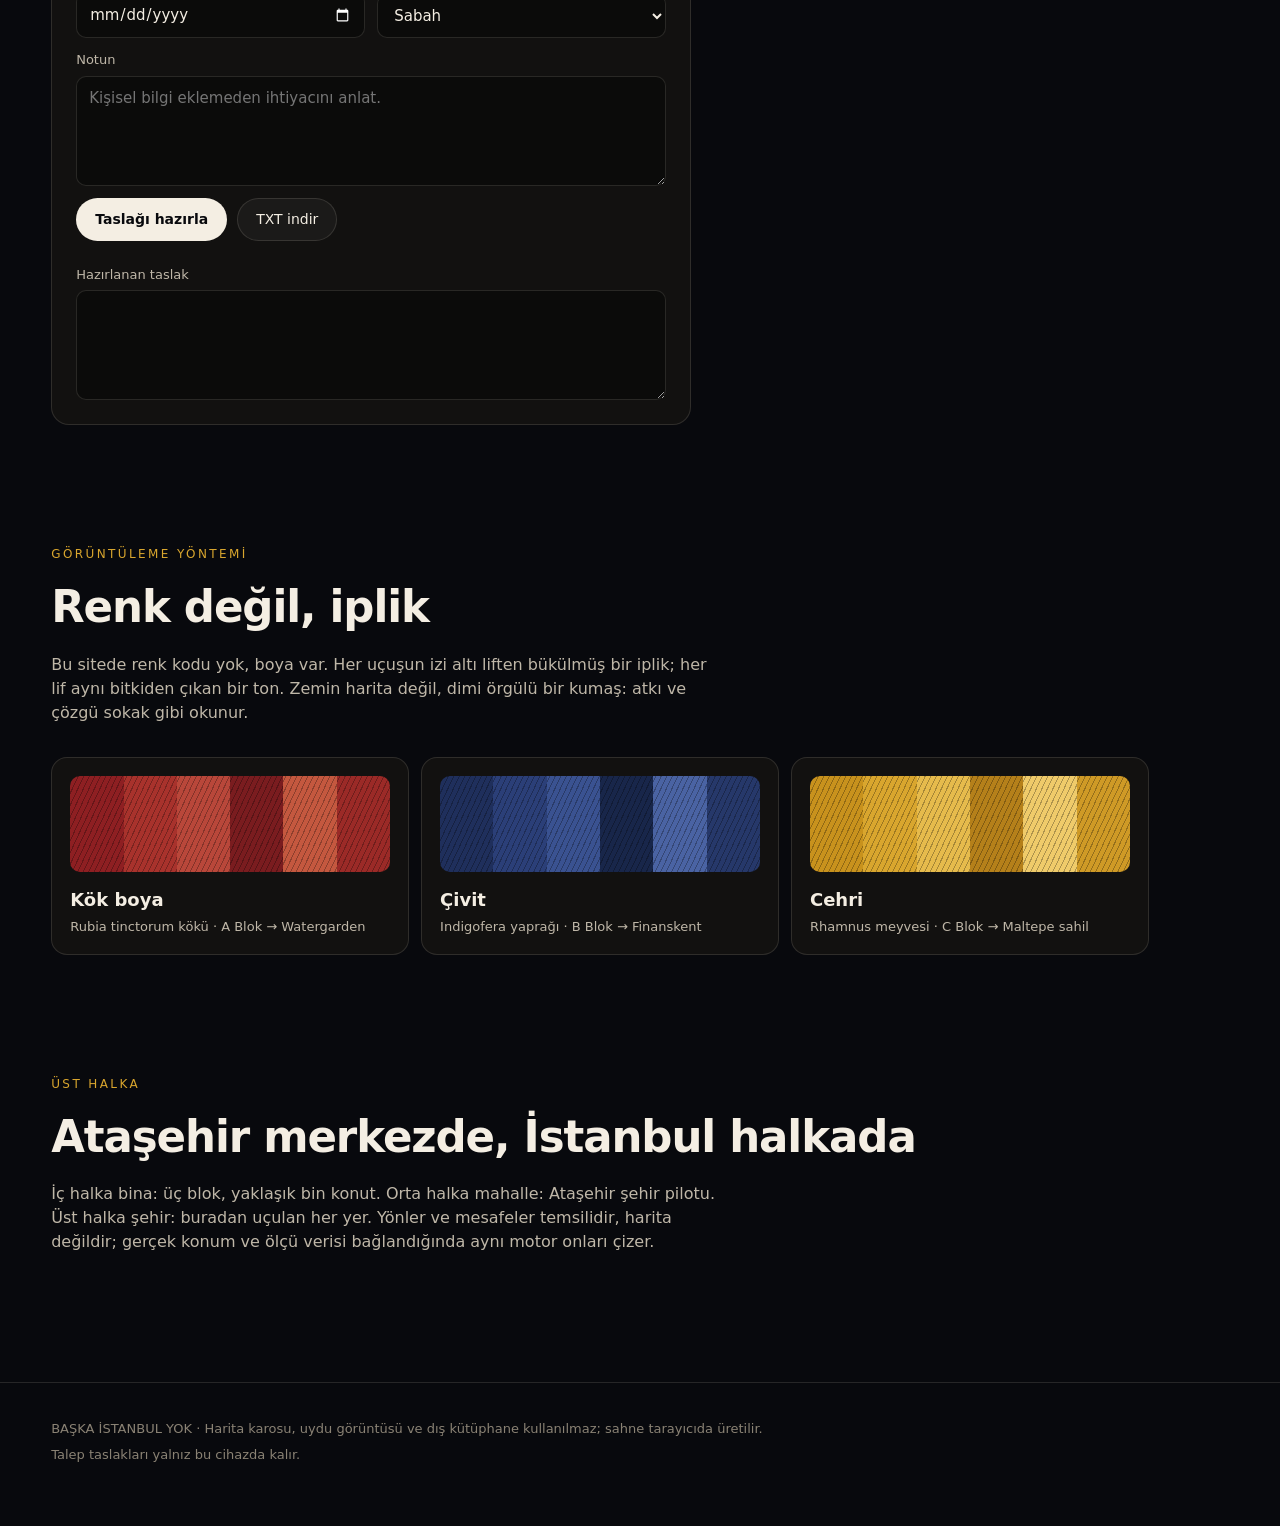
<file: onceki-surum-korunan.html>
<!doctype html>
<html lang="tr">
<head>
<meta charset="utf-8">
<meta name="viewport" content="width=device-width,initial-scale=1">
<meta name="color-scheme" content="dark">
<meta name="theme-color" content="#08090d">
<meta name="description" content="Başka İstanbul Yok: Ataşehir'in üst halkası. Modern Ataşehir'in çatısından atla; Watergarden'a, Finanskent'e ya da Maltepe sahile uç, yeni hayatının kapılarını aç.">
<title>BAŞKA İSTANBUL YOK · Ataşehir'in üst halkası</title>
<link rel="stylesheet" href="halka.css">
<link rel="alternate" type="application/json" href="gpt.json" title="GPT kullanım sözleşmesi">
<script src="sayfa.js" defer></script>
<script src="ucus.js" defer></script>
</head>
<body data-kip="sec">
<a class="atla" href="#ana">İçeriğe geç</a>
<header class="ust">
  <p class="marka">BAŞKA <b>İSTANBUL</b> YOK</p>
  <nav aria-label="Ana gezinme">
    <a href="#kapi">Yaşam kapısı</a>
    <a href="#iplik">İplikler</a>
    <a href="#halka">Halkalar</a>
  </nav>
</header>

<main id="ana">
  <section class="sahne" aria-label="Üç boyutlu uçuş sahnesi">
    <canvas id="ucus3d" aria-label="3B Ataşehir. Bir bloktan atla; ok tuşları, WASD ya da parmağınla süzül."></canvas>

    <div class="giris" id="giris">
      <p class="ust-not">Ataşehir'in üst halkası</p>
      <h1>Çatıdan atla.<br><em>Başka İstanbul yok.</em></h1>
      <p>Modern Ataşehir'in üç bloğu, üç yön. Taşındığın gün şehir sana üç kapı açar: çarşı ve terzi, iş ve fırsat, sahil ve sahne.</p>
      <div class="atlayis" id="atlayis" role="group" aria-label="Atlayış seç"></div>
    </div>

    <div class="hud" id="hud" hidden>
      <p class="hud-hedef"><span id="hud-blok"></span> → <b id="hud-ad"></b></p>
      <p class="hud-halka">Halka <b id="hud-sayi">0</b> / 6</p>
      <p class="hud-iplik" id="hud-iplik"></p>
      <p class="hud-ipucu">Ok tuşları · WASD · parmağını sürükle</p>
      <button type="button" class="dugme kucuk" id="vazgec">Vazgeç</button>
    </div>

    <aside class="varis" id="varis" hidden aria-live="polite">
      <p class="ust-not" id="varis-ust"></p>
      <h2 id="varis-ad"></h2>
      <p id="varis-ozet"></p>
      <ul id="varis-kapilar"></ul>
      <div class="dugmeler"><a class="dugme ana" href="#kapi" id="varis-talep">Talep hazırla</a><button type="button" class="dugme" id="tekrar">Başka bloktan atla</button></div>
    </aside>
    <p class="durum" id="durum" role="status"></p>
  </section>

  <section class="bolum" id="kapi" aria-labelledby="kapi-baslik">
    <p class="ust-not">Yeni taşınan için</p>
    <h2 id="kapi-baslik">Yaşam kapısı</h2>
    <p>Dört site, tek hayat. Bugün her kapı bir talep taslağı hazırlar; müsaitlik takvimi, randevu ve ödeme sistemi henüz bağlı değil. Hazırladığın not sunucuya gönderilmez.</p>
    <div class="kapilar">
      <article><b>Moda · Terzi</b><h3>Online terzim müsait mi?</h3><p>Ölçü ve prova talebini hazırla; tasarımcı stüdyosu ve canlı podyum afair sitelerinde.</p><p class="baglar"><a href="https://www.afair.studio/dokun/">kumaşa dokun ↗</a><a href="https://www.afair.live/">afair.live ↗</a></p></article>
      <article><b>Tarım · Danışman</b><h3>Tarım danışmanımdan nasıl randevu alırım?</h3><p>Ürünün, arazin ve sorunla bir talep yaz; tarım sözlüğü ve takvim tarim.online'da.</p><p class="baglar"><a href="https://www.tarim.online/">tarim.online ↗</a></p></article>
      <article><b>Bina · Elektronik</b><h3>Dairemde teknik destek</h3><p>Blok, kat ve daireni seçip ihtiyacını yaz; bina modeli Modern Ataşehir'de.</p><p class="baglar"><a href="https://www.xn--modernataehir-qtc.com/bina">modernataşehir.com ↗</a></p></article>
      <article><b>Şehir · Sanat</b><h3>Mahallede ne var?</h3><p>Yaya, ortak alan, konser ve buluşma önerilerin şehir pilotuna gider.</p><p class="baglar"><a href="https://www.xn--ataehirmodern-ktc.com/sehir">ataşehirmodern.com ↗</a></p></article>
    </div>

    <form class="form" id="talep" novalidate>
      <label>Konu<select id="t-konu">
        <option>Terzi: ölçü ve prova</option><option>Tarım danışmanı: randevu</option><option>Bina: elektronik ve teknik destek</option><option>Şehir: sanat ve buluşma</option>
      </select></label>
      <div class="ikili">
        <label>Tercih ettiğin gün<input type="date" id="t-gun"></label>
        <label>Saat aralığı<select id="t-saat"><option>Sabah</option><option>Öğle</option><option>Akşam</option></select></label>
      </div>
      <label>Notun<textarea id="t-not" maxlength="4000" placeholder="Kişisel bilgi eklemeden ihtiyacını anlat."></textarea></label>
      <div class="dugmeler"><button type="submit" class="dugme ana">Taslağı hazırla</button><button type="button" class="dugme" id="t-indir">TXT indir</button></div>
      <p id="t-durum" role="status" aria-live="polite"></p>
      <label>Hazırlanan taslak<textarea id="t-sonuc" readonly></textarea></label>
    </form>
  </section>

  <section class="bolum" id="iplik" aria-labelledby="iplik-baslik">
    <p class="ust-not">Görüntüleme yöntemi</p>
    <h2 id="iplik-baslik">Renk değil, iplik</h2>
    <p>Bu sitede renk kodu yok, boya var. Her uçuşun izi altı liften bükülmüş bir iplik; her lif aynı bitkiden çıkan bir ton. Zemin harita değil, dimi örgülü bir kumaş: atkı ve çözgü sokak gibi okunur.</p>
    <div class="boyalar" id="boyalar"></div>
  </section>

  <section class="bolum" id="halka" aria-labelledby="halka-baslik">
    <p class="ust-not">Üst halka</p>
    <h2 id="halka-baslik">Ataşehir merkezde, İstanbul halkada</h2>
    <p>İç halka bina: üç blok, yaklaşık bin konut. Orta halka mahalle: Ataşehir şehir pilotu. Üst halka şehir: buradan uçulan her yer. Yönler ve mesafeler temsilidir, harita değildir; gerçek konum ve ölçü verisi bağlandığında aynı motor onları çizer.</p>
  </section>
</main>

<footer class="alt-bilgi">
  <p>BAŞKA İSTANBUL YOK · Harita karosu, uydu görüntüsü ve dış kütüphane kullanılmaz; sahne tarayıcıda üretilir.</p>
  <p>Talep taslakları yalnız bu cihazda kalır.</p>
</footer>
</body>
</html>
</file>
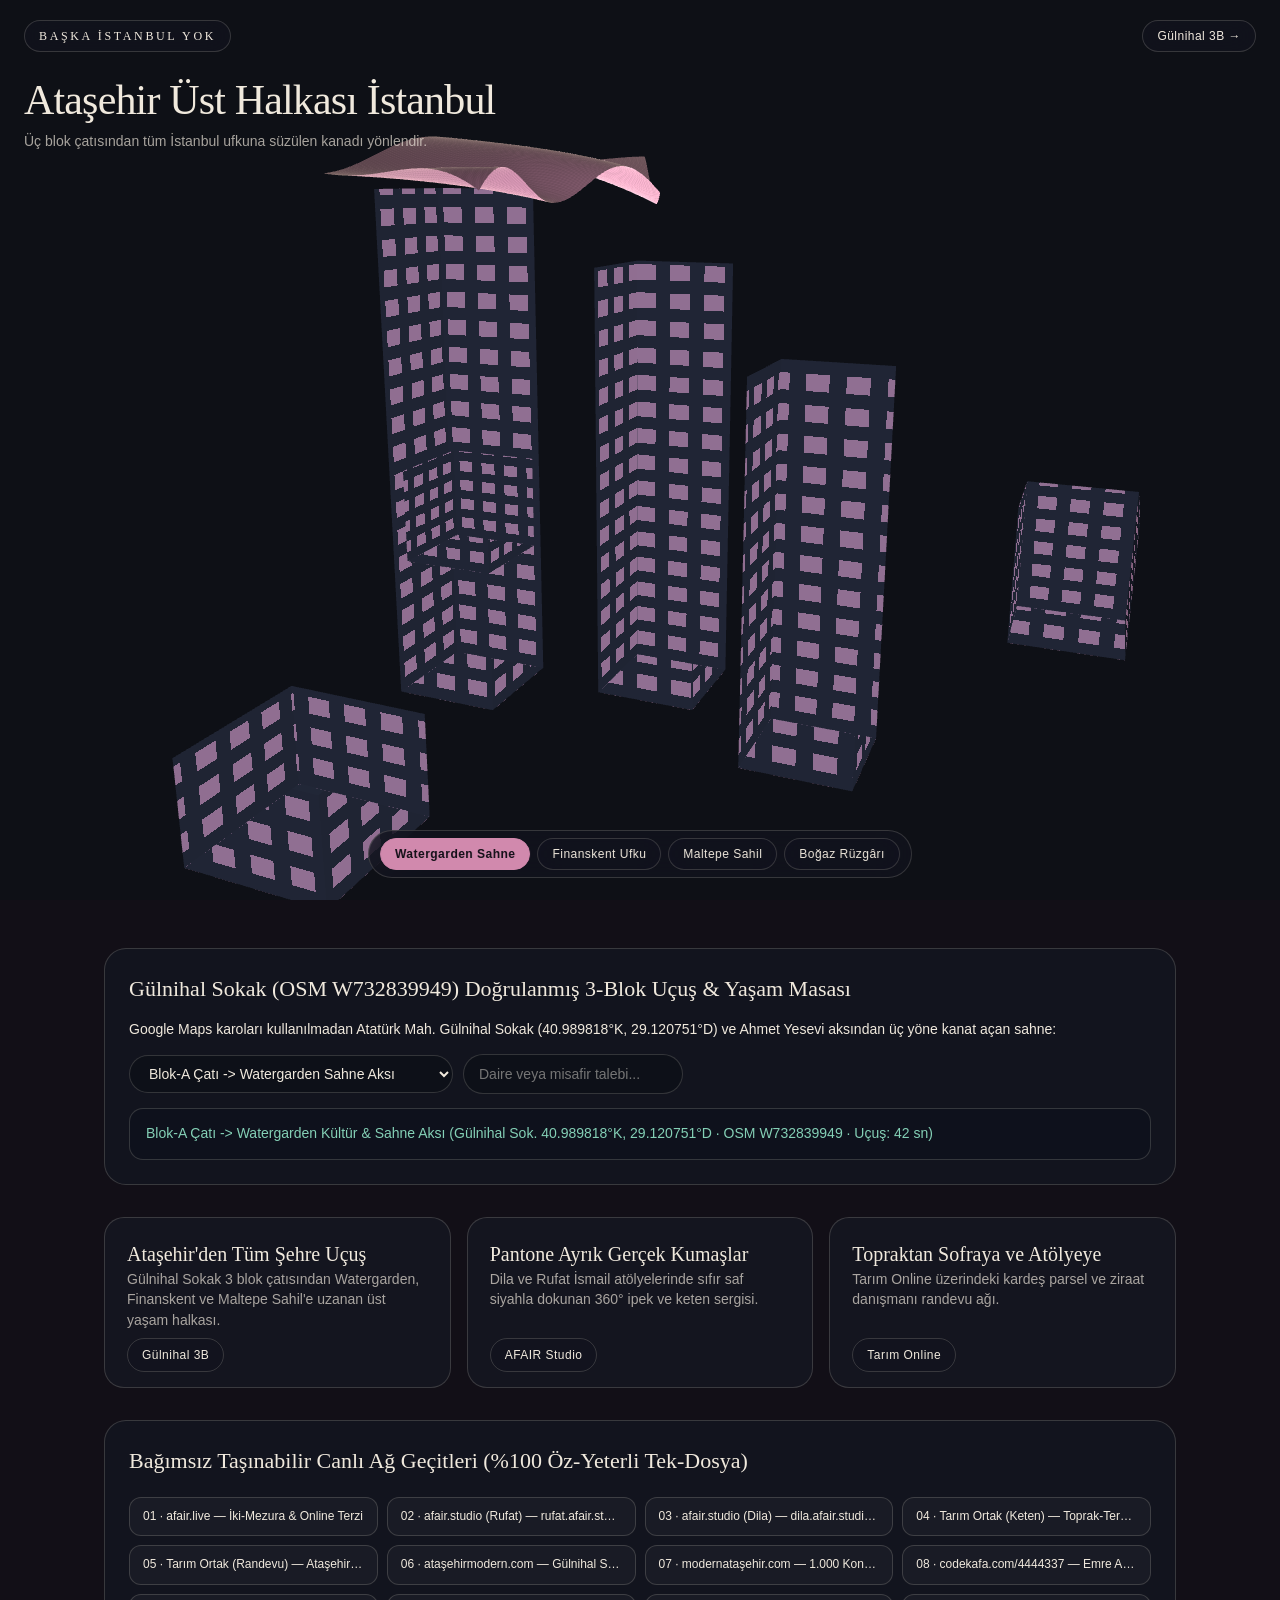
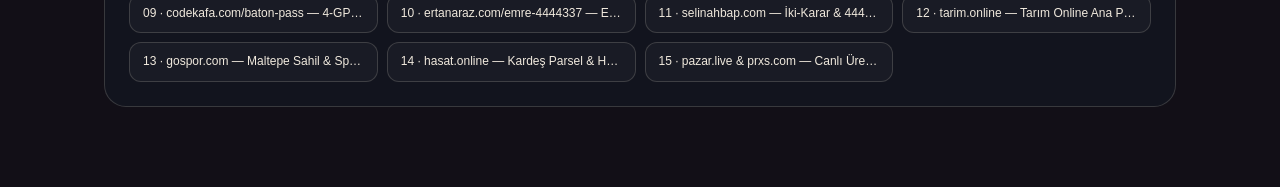
<file: ust-halka-wingsuit.html>
<!doctype html>
<html lang="tr">
<head>
<meta charset="utf-8">
<meta name="viewport" content="width=device-width,initial-scale=1">
<meta name="color-scheme" content="dark">
<title>BAŞKA İSTANBUL YOK · Ataşehir Üst Halkası İstanbul</title>
<meta name="description" content="Üç blok çatısından tüm İstanbul ufkuna süzülen kanadı yönlendir.">
<script type="application/ld+json">{"@context": "https://schema.org", "@type": "WebApplication", "identifier": "baska_istanbul_ust_halka", "name": "BAŞKA İSTANBUL YOK · Ataşehir Üst Halkası İstanbul", "description": "Ataşehir'in üst halkası Başka İstanbul Yok için sıfır dış bağımlılıklı 3-blok çatı uçuş ve kültür sahnesi.", "isAccessibleForFree": true}</script>
<style>:root {
  --bg: #120f17;
  --glass: rgba(18, 20, 30, 0.74);
  --line: rgba(240, 233, 221, 0.17);
  --ivory: #f0e9dd;
  --muted: rgba(240, 233, 221, 0.68);
  --acc: #d189ad;
  --mint: #84d0b6;
}
* { box-sizing: border-box; margin: 0; padding: 0; -webkit-tap-highlight-color: transparent; }
html, body {
  width: 100%; min-height: 100%;
  background: var(--bg); color: var(--ivory);
  font-family: -apple-system, BlinkMacSystemFont, "Inter", "Segoe UI", sans-serif;
  font-size: 14px; line-height: 1.46; overflow-x: hidden;
}
.hero-stage {
  position: relative; width: 100%; height: 100vh; height: 100dvh;
  overflow: hidden; user-select: none;
}
#glStage {
  position: absolute; inset: 0; width: 100%; height: 100%;
  display: block; cursor: grab; touch-action: none;
}
#glStage:active { cursor: grabbing; }
.top-bar {
  position: absolute; top: 0; left: 0; right: 0;
  display: flex; justify-content: space-between; align-items: center;
  padding: 20px 24px; pointer-events: none; z-index: 10;
}
.brand-pill, .nav-pill, .dock-pill {
  pointer-events: auto; font-size: 12px; line-height: 1;
  color: var(--ivory); text-decoration: none;
  background: var(--glass); border: 1px solid var(--line);
  border-radius: 999px; padding: 9px 14px;
  backdrop-filter: blur(14px); cursor: pointer;
  font-family: inherit; font-weight: 500; letter-spacing: 0.04em;
  transition: background-color 0.18s ease, color 0.18s ease, border-color 0.18s ease;
}
.brand-pill { font-family: Georgia, "Times New Roman", serif; letter-spacing: 0.22em; text-transform: uppercase; }
.nav-pill:hover, .dock-pill:hover, .dock-pill.on {
  background: var(--acc); color: var(--bg); border-color: var(--acc); font-weight: 600;
}
.hero-head {
  position: absolute; top: 78px; left: 24px; right: 24px;
  max-width: 475px; pointer-events: none; z-index: 8;
}
.hero-head h1 {
  font-family: Georgia, "Times New Roman", serif; font-weight: 400;
  font-size: 42px; line-height: 1.06; letter-spacing: -0.02em;
  color: var(--ivory); margin-bottom: 8px;
}
.hero-head p { font-size: 14px; color: var(--muted); }
.dock-bar {
  position: absolute; bottom: 22px; left: 50%; transform: translateX(-50%);
  max-width: calc(100vw - 24px); background: var(--glass);
  border: 1px solid var(--line); border-radius: 999px;
  padding: 7px 11px; display: flex; align-items: center; gap: 7px;
  z-index: 10; backdrop-filter: blur(18px);
}
.content-wrap { max-width: 1120px; margin: 0 auto; padding: 48px 24px 80px; display: grid; gap: 32px; }
.card-grid { display: grid; grid-template-columns: repeat(auto-fit, minmax(250px, 1fr)); gap: 16px; }
.lux-card {
  background: rgba(22, 23, 34, 0.84); border: 1px solid var(--line);
  border-radius: 20px; padding: 22px; display: flex;
  flex-direction: column; justify-content: space-between; gap: 14px;
}
.lux-card h2 { font-family: Georgia, serif; font-weight: 400; font-size: 20px; color: var(--ivory); }
.lux-card p { font-size: 14px; color: var(--muted); }
.sim-box {
  background: rgba(19, 22, 32, 0.90); border: 1px solid var(--line);
  border-radius: 22px; padding: 24px; display: grid; gap: 14px;
}
.sim-box h2 { font-family: Georgia, serif; font-weight: 400; font-size: 22px; }
.sim-row { display: flex; flex-wrap: wrap; gap: 10px; align-items: center; }
.sim-input, .sim-select {
  background: rgba(13, 16, 25, 0.94); color: var(--ivory);
  border: 1px solid var(--line); border-radius: 999px;
  padding: 9px 15px; font: inherit; min-width: 220px;
}
.sim-out {
  font-size: 14px; color: var(--mint);
  background: rgba(14, 18, 28, 0.76); border: 1px solid var(--line);
  border-radius: 14px; padding: 14px 16px; line-height: 1.55;
}
.link-grid {
  display: grid; grid-template-columns: repeat(auto-fill, minmax(240px, 1fr));
  gap: 9px; padding-top: 6px;
}
.link-chip {
  display: block; padding: 10px 13px; border-radius: 12px;
  background: rgba(255, 255, 255, 0.03); border: 1px solid var(--line);
  color: var(--ivory); text-decoration: none; font-size: 12px;
  white-space: nowrap; overflow: hidden; text-overflow: ellipsis;
}
.link-chip:hover { border-color: var(--acc); color: var(--acc); }
@media (max-width: 680px) {
  .top-bar { padding: 14px; }
  .hero-head { top: 68px; left: 14px; right: 14px; }
  .hero-head h1 { font-size: 30px; }
  .dock-bar { bottom: 14px; flex-wrap: wrap; justify-content: center; border-radius: 20px; }
}</style>
</head>
<body>
<div class="hero-stage">
  <canvas id="glStage" aria-label="360 derece yönlendirilebilir 3 boyutlu sahne"></canvas>

  <header class="top-bar">
    <a class="brand-pill" href="#canli-ag">BAŞKA İSTANBUL YOK</a>
    <a class="nav-pill" href="https://www.xn--ataehirmodern-ktc.com/gulnihal-sokak">Gülnihal 3B →</a>
  </header>

  <div class="hero-head">
    <h1>Ataşehir Üst Halkası İstanbul</h1>
    <p>Üç blok çatısından tüm İstanbul ufkuna süzülen kanadı yönlendir.</p>
  </div>

  <div class="dock-bar" role="region" aria-label="Sahne yönlendirme seçenekleri">
    <button type="button" class="dock-pill on" data-preset="0">Watergarden Sahne</button>
    <button type="button" class="dock-pill" data-preset="1">Finanskent Ufku</button>
    <button type="button" class="dock-pill" data-preset="2">Maltepe Sahil</button>
    <button type="button" class="dock-pill" data-preset="3">Boğaz Rüzgârı</button>
  </div>
</div>

<main class="content-wrap">
  <section class="sim-box" aria-label="Gülnihal Sokak (OSM W732839949) Doğrulanmış 3-Blok Uçuş &amp; Yaşam Masası">
    <h2>Gülnihal Sokak (OSM W732839949) Doğrulanmış 3-Blok Uçuş &amp; Yaşam Masası</h2>
    <p>Google Maps karoları kullanılmadan Atatürk Mah. Gülnihal Sokak (40.989818°K, 29.120751°D) ve Ahmet Yesevi aksından üç yöne kanat açan sahne:</p>
    <div class="sim-row">
      <select id="widgetSelect" class="sim-select" aria-label="Mod seçimi"><option value="0">Blok-A Çatı -&gt; Watergarden Sahne Aksı</option><option value="1">Blok-B Çatı -&gt; Finanskent Fırsat Kuleleri</option><option value="2">Blok-C Çatı -&gt; Maltepe Sahil Konser &amp; Spor</option></select>
      <input id="widgetInput" class="sim-input" type="text" placeholder="Daire veya misafir talebi..." aria-label="Not girişi">
    </div>
    <div id="widgetOut" class="sim-out"></div>
  </section>

  <section class="card-grid" aria-label="Özgün sahne kapıları">
    <article class="lux-card">
      <div><h2>Ataşehir&#x27;den Tüm Şehre Uçuş</h2><p>Gülnihal Sokak 3 blok çatısından Watergarden, Finanskent ve Maltepe Sahil&#x27;e uzanan üst yaşam halkası.</p></div>
      <div><a class="dock-pill" href="https://www.xn--ataehirmodern-ktc.com/gulnihal-sokak">Gülnihal 3B</a></div>
    </article>
    <article class="lux-card">
      <div><h2>Pantone Ayrık Gerçek Kumaşlar</h2><p>Dila ve Rufat İsmail atölyelerinde sıfır saf siyahla dokunan 360° ipek ve keten sergisi.</p></div>
      <div><a class="dock-pill" href="https://www.afair.studio/dila-8d">AFAIR Studio</a></div>
    </article>
    <article class="lux-card">
      <div><h2>Topraktan Sofraya ve Atölyeye</h2><p>Tarım Online üzerindeki kardeş parsel ve ziraat danışmanı randevu ağı.</p></div>
      <div><a class="dock-pill" href="https://tarim-ortak-yayin.vercel.app/petek/keten-toprak-terzi-ikizi/">Tarım Online</a></div>
    </article>
  </section>

  <section class="sim-box" id="canli-ag" aria-label="Canlı bağımsız ağ geçitleri">
    <h2>Bağımsız Taşınabilir Canlı Ağ Geçitleri (%100 Öz-Yeterli Tek-Dosya)</h2>
    <div class="link-grid">
      <a class="link-chip" href="https://www.afair.live/iki-mezura-randevu">01 · afair.live — İki-Mezura &amp; Online Terzi</a>
      <a class="link-chip" href="https://www.afair.studio/rufat">02 · afair.studio (Rufat) — rufat.afair.studio Couture</a>
      <a class="link-chip" href="https://www.afair.studio/dila-8d">03 · afair.studio (Dila) — dila.afair.studio 8B Dokuma</a>
      <a class="link-chip" href="https://tarim-ortak-yayin.vercel.app/petek/keten-toprak-terzi-ikizi/">04 · Tarım Ortak (Keten) — Toprak-Terzi Lif İkizi</a>
      <a class="link-chip" href="https://tarim-ortak-yayin.vercel.app/petek/atasehir-tarim-randevu/">05 · Tarım Ortak (Randevu) — Ataşehir Tarım Danışmanı</a>
      <a class="link-chip" href="https://www.xn--ataehirmodern-ktc.com/gulnihal-sokak">06 · ataşehirmodern.com — Gülnihal Sokak 3B Kent</a>
      <a class="link-chip" href="https://www.xn--modernataehir-qtc.com/serdar-konum-3b">07 · modernataşehir.com — 1.000 Konut &amp; GAIA Kafe</a>
      <a class="link-chip" href="https://www.codekafa.com/4444337">08 · codekafa.com/4444337 — Emre Araz 4444337 Kapısı</a>
      <a class="link-chip" href="https://www.codekafa.com/baton-pass">09 · codekafa.com/baton-pass — 4-GPT Baton-Pass Gözlemevi</a>
      <a class="link-chip" href="https://ertanaraz.com/emre-4444337.html">10 · ertanaraz.com/emre-4444337 — Emre 4-Kapı Sentez Masası</a>
      <a class="link-chip" href="https://www.selinahbap.com/emre-ikiz-karar">11 · selinahbap.com — İki-Karar &amp; 4444337 Terazi</a>
      <a class="link-chip" href="https://www.tarim.online/">12 · tarim.online — Tarım Online Ana Portal</a>
      <a class="link-chip" href="https://www.gospor.com/">13 · gospor.com — Maltepe Sahil &amp; Spor Hattı</a>
      <a class="link-chip" href="https://www.hasat.online/">14 · hasat.online — Kardeş Parsel &amp; Hasat</a>
      <a class="link-chip" href="https://www.pazar.live/">15 · pazar.live &amp; prxs.com — Canlı Üretici Meydanı</a>
    </div>
  </section>
</main>
<script>(() => {
  'use strict';
  const PAGE_ID = "baska_istanbul_ust_halka";
  const SCENE_ID = 2;
  const WIDGET_KIND = "atasehir_3b";
  const PRESETS = [{"label": "Watergarden Sahne", "rgb": [0.82, 0.54, 0.68]}, {"label": "Finanskent Ufku", "rgb": [0.84, 0.7, 0.42]}, {"label": "Maltepe Sahil", "rgb": [0.42, 0.8, 0.68]}, {"label": "Boğaz Rüzgârı", "rgb": [0.46, 0.68, 0.88]}];
  const st = {
    idx: 0,
    yaw: 0.36,
    pitch: 0.20,
    velYaw: 0.0,
    velPitch: 0.0,
    zoom: (SCENE_ID === 2 || SCENE_ID === 3 || SCENE_ID === 4) ? 4.22 : 3.84,
    autoOrbit: true,
    gustX: 0,
    gustY: 0,
    prog: 0.14
  };

  const cv = document.getElementById('glStage');
  const glOpts = { antialias: true, alpha: false, preserveDrawingBuffer: true };
  const gl = cv ? (cv.getContext('webgl2', glOpts) || cv.getContext('webgl', glOpts)) : null;

  const N = 46, CNT = N * N;
  const pos = new Float32Array(CNT * 3), old = new Float32Array(CNT * 3), nrm = new Float32Array(CNT * 3), uvs = new Float32Array(CNT * 2);
  const sp = [], idxArr = [];

  function anchor(x) {
    const u = x / (N - 1);
    if (SCENE_ID === 0) {
      return [(u - 0.5) * 1.48, 1.04 + Math.cos((u - 0.5) * 3.1) * 0.06, Math.sin(u * Math.PI * 6.0) * 0.15];
    }
    return [(u - 0.5) * 2.18, 0.96 + Math.cos((u - 0.5) * 2.4) * 0.08, Math.sin(u * Math.PI * 8.0) * 0.16 + Math.cos((u - 0.5) * 2.2) * 0.16];
  }

  for (let y = 0; y < N; y++) {
    const v = y / (N - 1);
    for (let x = 0; x < N; x++) {
      const i = y * N + x, u = x / (N - 1);
      let px, py, pz;
      if (SCENE_ID === 0 || SCENE_ID === 1) {
        const [ax, ay, az] = anchor(x);
        const flare = SCENE_ID === 0 ? (1.0 + v * 0.50) : (1.0 + v * 0.11);
        px = ax * flare; py = ay - v * 2.04; pz = az * (1.0 + v * 0.6) + Math.sin(u * Math.PI * 8.0 + v * 1.4) * (0.07 * v);
      } else if (SCENE_ID === 4) {
        const th = u * Math.PI * 2.0, ph = (v - 0.5) * Math.PI * 0.92;
        const rad = 1.16 + 0.16 * Math.cos(th * 4.0) * Math.cos(ph * 4.0);
        px = Math.cos(ph) * Math.cos(th) * rad; py = Math.sin(ph) * rad; pz = Math.cos(ph) * Math.sin(th) * rad;
      } else if (SCENE_ID === 6) {
        const ang = (u - 0.5) * Math.PI * 1.72;
        px = Math.sin(ang) * (1.16 + v * 0.24); py = (0.5 - v) * 1.85; pz = Math.cos(ang) * 0.86 + Math.sin(v * 6.0) * 0.12;
      } else {
        px = (u - 0.5) * 2.62; py = (0.5 - v) * 0.34 - 0.24; pz = (v - 0.5) * 2.62;
      }
      pos[i*3] = old[i*3] = px; pos[i*3+1] = old[i*3+1] = py; pos[i*3+2] = old[i*3+2] = pz;
      uvs[i*2] = u; uvs[i*2+1] = v;
    }
  }

  function addSp(ia, ib) {
    const a = ia * 3, b = ib * 3;
    sp.push(ia, ib, Math.hypot(pos[b]-pos[a], pos[b+1]-pos[a+1], pos[b+2]-pos[a+2]));
  }
  for (let y = 0; y < N; y++) {
    for (let x = 0; x < N; x++) {
      const i = y * N + x;
      if (x + 1 < N) addSp(i, i + 1);
      if (y + 1 < N) addSp(i, i + N);
      if (x + 1 < N && y + 1 < N) {
        addSp(i, i + N + 1); addSp(i + 1, i + N);
        idxArr.push(i, i + N, i + 1, i + 1, i + N, i + N + 1);
      }
    }
  }
  const spA = new Float32Array(sp), indices = new Uint16Array(idxArr);
  const basePos = new Float32Array(pos);

  const boxV = [], boxN = [];
  function pushBox(cx, y0, y1, cz, w) {
    const F = [
      [[cx-w,y0,cz+w],[cx+w,y0,cz+w],[cx+w,y1,cz+w],[cx-w,y1,cz+w],[0,0,1]],
      [[cx+w,y0,cz-w],[cx-w,y0,cz-w],[cx-w,y1,cz-w],[cx+w,y1,cz-w],[0,0,-1]],
      [[cx+w,y0,cz+w],[cx+w,y0,cz-w],[cx+w,y1,cz-w],[cx+w,y1,cz+w],[1,0,0]],
      [[cx-w,y0,cz-w],[cx-w,y0,cz+w],[cx-w,y1,cz+w],[cx-w,y1,cz-w],[-1,0,0]],
      [[cx-w,y1,cz+w],[cx+w,y1,cz+w],[cx+w,y1,cz-w],[cx-w,y1,cz-w],[0,1,0]]
    ];
    for (const [p0,p1,p2,p3,nm] of F) { boxV.push(...p0,...p1,...p2,...p0,...p2,...p3); for (let k=0;k<6;k++) boxN.push(...nm); }
  }
  if (SCENE_ID === 2 || SCENE_ID === 3) {
    // Verified Ataşehir Modern 3 Blocks (Gülnihal Sokak W732839949) + Watergarden / Finanskent / Maltepe Sahil nodes
    pushBox(-0.68, -1.0, 0.96, 0.14, 0.21);
    pushBox(0.04, -1.0, 0.68, -0.15, 0.20);
    pushBox(0.74, -1.0, 0.38, 0.20, 0.20);
    pushBox(-1.52, -1.0, -0.50, -1.24, 0.25);
    pushBox(1.54, -1.0, -0.38, -1.34, 0.24);
    pushBox(-0.54, -1.0, -0.64, 1.34, 0.26);
  } else if (SCENE_ID === 4) {
    // 4-Gate Pillars (SCIENCE, CLAUDE, CODEX, GEMINI) + 8 Sub-Stations around 4444337 Core
    for (let g = 0; g < 4; g++) {
      const a = (g / 4) * Math.PI * 2.0 + Math.PI * 0.25;
      pushBox(Math.cos(a) * 1.78, -0.45, 0.45, Math.sin(a) * 1.78, 0.14);
    }
    for (let d = 0; d < 8; d++) {
      const a = (d / 8) * Math.PI * 2.0;
      pushBox(Math.cos(a) * 2.15, -0.14, 0.14, Math.sin(a) * 2.15, 0.075);
    }
  }
  const cityPos = new Float32Array(boxV), cityNrm = new Float32Array(boxN);

  let simT = 0;
  function stepSim() {
    simT += 0.016;
    st.prog = (st.prog + 0.0028) % 0.98;
    if (SCENE_ID === 0 || SCENE_ID === 1) {
      for (let y = 0; y < N; y++) {
        const v = y / (N - 1);
        for (let x = 0; x < N; x++) {
          const i = y * N + x, k = i * 3;
          if (y === 0) { const [ax, ay, az] = anchor(x); pos[k]=old[k]=ax; pos[k+1]=old[k+1]=ay; pos[k+2]=old[k+2]=az; continue; }
          const vx = (pos[k]-old[k])*0.955, vy = (pos[k+1]-old[k+1])*0.955, vz = (pos[k+2]-old[k+2])*0.955;
          old[k]=pos[k]; old[k+1]=pos[k+1]; old[k+2]=pos[k+2];
          const tw = Math.sin(pos[k]*2.8 - simT*2.5 + pos[k+1]*1.7) + 0.5*Math.cos(pos[k+1]*3.0 - simT*1.8);
          pos[k] += vx + st.gustX * v * 0.012;
          pos[k+1] += vy - 0.0012 + st.gustY * v * 0.008;
          pos[k+2] += vz + (v * v) * tw * 0.00034;
        }
      }
      for (let it = 0; it < 4; it++) {
        for (let s = 0; s < spA.length; s += 3) {
          const ia = spA[s], ib = spA[s+1], ln = spA[s+2], a = ia*3, b = ib*3;
          const dx = pos[b]-pos[a], dy = pos[b+1]-pos[a+1], dz = pos[b+2]-pos[a+2], d = Math.hypot(dx,dy,dz)||1e-4, df = (d-ln)/d*0.22;
          if (ia >= N) { pos[a]+=dx*df; pos[a+1]+=dy*df; pos[a+2]+=dz*df; }
          if (ib >= N) { pos[b]-=dx*df; pos[b+1]-=dy*df; pos[b+2]-=dz*df; }
        }
      }
    } else if (SCENE_ID === 2 || SCENE_ID === 3) {
      const starts = [[-0.68,0.98,0.14],[0.04,0.70,-0.15],[0.74,0.40,0.20],[0.04,1.02,0.0]][st.idx % 4];
      const ends = [[-1.52,-0.45,-1.24],[1.54,-0.34,-1.34],[-0.54,-0.58,1.34],[0.15,0.78,-1.55]][st.idx % 4];
      const om = 1 - st.prog, p1 = [(starts[0]+ends[0])*0.5+st.gustX*0.4, Math.max(starts[1],ends[1])+0.62+st.gustY*0.3, (starts[2]+ends[2])*0.5];
      const cx = om*om*starts[0]+2*om*st.prog*p1[0]+st.prog*st.prog*ends[0];
      const cy = om*om*starts[1]+2*om*st.prog*p1[1]+st.prog*st.prog*ends[1];
      const cz = om*om*starts[2]+2*om*st.prog*p1[2]+st.prog*st.prog*ends[2];
      for (let y = 0; y < N; y++) {
        const v = y / (N - 1);
        for (let x = 0; x < N; x++) {
          const u = x / (N - 1) - 0.5, k = (y * N + x) * 3;
          const span = (1.05 - v * 0.38) * u * 1.45;
          const rip = Math.sin(u * 9.0 + simT * 4.4 - v * 4.0) * (0.04 + 0.06 * v);
          pos[k] = cx + span; pos[k+1] = cy - u * u * 0.28 + rip - v * 0.14; pos[k+2] = cz - v * 0.85 - Math.abs(u) * 0.28;
        }
      }
    } else {
      for (let i = 0; i < CNT; i++) {
        const k = i * 3, bx = basePos[k], by = basePos[k+1], bz = basePos[k+2];
        const w = Math.sin(bx * 2.6 + simT * 2.1 + bz * 2.2) * 0.085 + st.gustX * 0.03 * Math.cos(bz * 2.0);
        if (SCENE_ID === 4 || SCENE_ID === 6) {
          const s = 1.0 + w * 0.45;
          pos[k] = bx * s; pos[k+1] = by + w * 0.35; pos[k+2] = bz * s;
        } else {
          pos[k] = bx; pos[k+1] = by + w * 1.85 + Math.cos(bz * 3.1 - simT * 1.7) * 0.08; pos[k+2] = bz;
        }
      }
    }

    nrm.fill(0);
    for (let t = 0; t < indices.length; t += 3) {
      const a = indices[t]*3, b = indices[t+1]*3, c = indices[t+2]*3;
      const ux=pos[b]-pos[a],uy=pos[b+1]-pos[a+1],uz=pos[b+2]-pos[a+2],vx=pos[c]-pos[a],vy=pos[c+1]-pos[a+1],vz=pos[c+2]-pos[a+2];
      const cx=uy*vz-uz*vy, cy=uz*vx-ux*vz, cz=ux*vy-uy*vx;
      nrm[a]+=cx;nrm[a+1]+=cy;nrm[a+2]+=cz; nrm[b]+=cx;nrm[b+1]+=cy;nrm[b+2]+=cz; nrm[c]+=cx;nrm[c+1]+=cy;nrm[c+2]+=cz;
    }
  }

  if (SCENE_ID === 0 || SCENE_ID === 1) {
    for (let w = 0; w < 620; w++) stepSim();
    old.set(pos);
  }

  let prog = null, bP, bN, bU, bI, bcP, bcN, uL = {}, aL = {};
  if (gl) {
    const vs = `
      attribute vec3 aP, aN; attribute vec2 aU;
      uniform mat4 uProj, uView; uniform float uScale; uniform vec3 uOff;
      varying vec3 vP, vN; varying vec2 vU;
      void main() {
        vec3 p = aP * uScale + uOff;
        vP = p; vN = aN; vU = aU;
        gl_Position = uProj * uView * vec4(p, 1.0);
      }`;
    const fs = `
      precision highp float;
      varying vec3 vP, vN; varying vec2 vU;
      uniform vec3 uCam, uCol; uniform float uPass;
      void main() {
        vec3 N = normalize(vN);
        if (!gl_FrontFacing) N = -N;
        vec3 L = normalize(vec3(1.55, 2.2, 1.75)), V = normalize(uCam - vP);
        float df = clamp(dot(N, L) * 0.5 + 0.5, 0.0, 1.0);
        if (uPass > 1.5) {
          float win = step(0.45, fract(vP.y * 9.0)) * step(0.42, fract((vP.x + vP.z) * 7.0));
          vec3 tw = vec3(0.12, 0.14, 0.20) * (0.45 + 0.75 * df) + uCol * win * 0.54;
          gl_FragColor = vec4(max(tw, vec3(0.058, 0.064, 0.088)), 1.0);
          return;
        }
        float wx = sin(vU.x * 980.0), wy = sin(vU.y * 980.0);
        N = normalize(N + vec3(wx * 0.026, wy * 0.026, 0.0));
        float sp = smoothstep(2.65, 0.18, length(vP.xy * 0.68));
        float sc = pow(max(dot(N, normalize(L + V)), 0.0), 26.0) * 0.92;
        float fr = pow(1.0 - max(dot(N, V), 0.0), 2.65);
        vec3 c = uCol * (0.94 + 0.06 * wx * wy) * (0.18 + pow(df, 1.45) * 1.08 * sp)
               + vec3(0.98, 0.90, 0.76) * (sc * sp + fr * 0.42);
        c = max(c, vec3(0.056, 0.062, 0.086));
        gl_FragColor = vec4(pow(clamp(c, 0.0, 1.0), vec3(0.92)), uPass > 0.5 ? 0.25 : 1.0);
      }`;
    const mk = (tp, s) => { const sh = gl.createShader(tp); gl.shaderSource(sh, s); gl.compileShader(sh); return sh; };
    prog = gl.createProgram();
    gl.attachShader(prog, mk(gl.VERTEX_SHADER, vs));
    gl.attachShader(prog, mk(gl.FRAGMENT_SHADER, fs));
    gl.linkProgram(prog); gl.useProgram(prog);
    bP = gl.createBuffer(); bN = gl.createBuffer(); bU = gl.createBuffer(); bI = gl.createBuffer();
    gl.bindBuffer(gl.ARRAY_BUFFER, bU); gl.bufferData(gl.ARRAY_BUFFER, uvs, gl.STATIC_DRAW);
    gl.bindBuffer(gl.ELEMENT_ARRAY_BUFFER, bI); gl.bufferData(gl.ELEMENT_ARRAY_BUFFER, indices, gl.STATIC_DRAW);
    if (cityPos.length) {
      bcP = gl.createBuffer(); gl.bindBuffer(gl.ARRAY_BUFFER, bcP); gl.bufferData(gl.ARRAY_BUFFER, cityPos, gl.STATIC_DRAW);
      bcN = gl.createBuffer(); gl.bindBuffer(gl.ARRAY_BUFFER, bcN); gl.bufferData(gl.ARRAY_BUFFER, cityNrm, gl.STATIC_DRAW);
    }
    aL.p = gl.getAttribLocation(prog, 'aP'); aL.n = gl.getAttribLocation(prog, 'aN'); aL.u = gl.getAttribLocation(prog, 'aU');
    ['uProj','uView','uScale','uOff','uCam','uCol','uPass'].forEach(k => uL[k] = gl.getUniformLocation(prog, k));
  }

  let down = false, lx = 0, ly = 0;
  if (cv) {
    cv.addEventListener('pointerdown', e => {
      down = true; st.autoOrbit = false; lx = e.clientX; ly = e.clientY;
      if (cv.setPointerCapture) { try { cv.setPointerCapture(e.pointerId); } catch (_) {} }
    });
    cv.addEventListener('pointermove', e => {
      if (!down) return;
      const dx = e.clientX - lx, dy = e.clientY - ly; lx = e.clientX; ly = e.clientY;
      st.velYaw = -dx * 0.024; st.velPitch = dy * 0.012;
      st.yaw += st.velYaw; st.pitch = Math.max(-0.95, Math.min(1.12, st.pitch + st.velPitch));
      st.gustX = Math.max(-2.2, Math.min(2.2, dx * 0.06));
      st.gustY = Math.max(-2.0, Math.min(2.0, -dy * 0.05));
    });
    window.addEventListener('pointerup', () => { down = false; });
    cv.addEventListener('wheel', e => {
      e.preventDefault();
      st.zoom = Math.max(2.1, Math.min(6.4, st.zoom + e.deltaY * 0.0026));
    }, { passive: false });
  }

  document.querySelectorAll('[data-preset]').forEach(btn => {
    btn.addEventListener('click', () => {
      st.idx = parseInt(btn.getAttribute('data-preset'), 10) || 0;
      st.prog = 0.06;
      document.querySelectorAll('[data-preset]').forEach((b, i) => b.classList.toggle('on', i === st.idx));
      for (let i = N; i < CNT; i += 3) pos[i * 3 + 2] += 0.09;
    });
  });

  // Interactive domain-specific below-the-fold engines
  const wSel = document.getElementById('widgetSelect');
  const wInp = document.getElementById('widgetInput');
  const wOut = document.getElementById('widgetOut');
  if (wOut) {
    const renderWidget = () => {
      const mode = wSel ? wSel.value : '0';
      const val = wInp ? (wInp.value || '').trim() : '';
      if (WIDGET_KIND === 'emre4444337') {
        const topic = val || 'yeni mimari karar';
        const templates = [
          `4444337 · Emre Masası: "${topic}" önerisini Science, Claude, Codex ve Gemini kapılarında tartıp tek uygulanabilir hüküm çıkar.`,
          `Emre Gözlemi · Sahadan Sınama: "${topic}" fikrini önce karşı-tez ve veri kanıtıyla sına, sonra canlı prototipini kur.`,
          `4444337 · Doğrudan Üretim Tetiklemesi: "${topic}" hedefini dört istasyonda çapraz doğrula ve sıfır bağımlılıklı çıktıyı mühürle.`
        ];
        wOut.textContent = templates[Number(mode) % templates.length] + '  [Aktif Kapılar: SCIENCE · CLAUDE_BASE · CODEX_BASE · GEMINI_BASE]';
      } else if (WIDGET_KIND === 'batonpass') {
        const stages = [
          'Adım 1/4 (Claude Terazi): İddia ve sınır koşulları ölçüldü -> Bayrak Codex İmalat hattına devredildi.',
          'Adım 2/4 (Codex İmalat): Tek-dosya çalışan prototip ve test paketi üretildi -> Bayrak Science Hakeme devredildi.',
          'Adım 3/4 (Science Hakem): Karşı-tez ve uç-durum stres testi geçti -> Bayrak Petek/Karbon Canlı Yayın Kapısına devredildi.',
          'Adım 4/4 (Petek/Karbon): SHA-256 ve CSP mühürlendi, 513+ gerçek iş kataloğuna SENKRON_ACIK olarak yansıtıldı.'
        ];
        wOut.textContent = stages[Number(mode) % stages.length] + (val ? ` · Konu: ${val}` : '');
      } else if (WIDGET_KIND === 'tarim_terzi') {
        const crops = [
          'Keten Lifi · SoilGrids Nem %64 · Pantone 13-0919 Ham Keten -> afair.studio 360° Dokuma Tezgâhına Hazır (Danışman Slotu: Bugün 16:30)',
          'Ege Pamuğu · ERA5 30-Yıl Güneşlenme Uyumu %92 · Pantone 11-0604 Fildişi -> İki-Mezura Gömlek Kalıbına Uygun (Danışman Slotu: Bugün 18:00)',
          'Ataşehir Kardeş Parsel · Zeytin & Lavanta Mikro-İklimi · Doğrudan Komşu Hasat Paketi (Ziraat Mühendisi Canlı Görüşme: Yarın 10:30)'
        ];
        wOut.textContent = crops[Number(mode) % crops.length] + (val ? ` · Konut/Blok Notu: ${val}` : '');
      } else if (WIDGET_KIND === 'atasehir_3b') {
        const vecs = [
          'Blok-A Çatı -> Watergarden Kültür & Sahne Aksı (Gülnihal Sok. 40.989818°K, 29.120751°D · OSM W732839949 · Uçuş: 42 sn)',
          'Blok-B Çatı -> Finanskent Fırsat & Veri Kuleleri (Ahmet Yesevi Cad. 40.987980°K, 29.117088°D · Uçuş: 38 sn)',
          'Blok-C Çatı -> Maltepe Sahil Miting, Konser & GoSpor Rüzgâr Koridoru (Google Maps karosu olmadan %100 özgün WebGL2 · Uçuş: 65 sn)'
        ];
        wOut.textContent = vecs[Number(mode) % vecs.length] + (val ? ` · Misafir Talebi: ${val}` : '');
      } else {
        const couture = [
          'İki-Mezura Evde Randevu Müsait: Bugün 17:00 & 19:30 · Sıfır Saf Siyah Veto · Sıcak Gece İpeği (#14111b) Önerildi',
          'rufat.afair.studio Özel Koleksiyon Odası · 360° Pilili Kumaş Açı Senkronu ve Kulis Canlı Yayını Aktif',
          'dila.afair.studio 8B Sıçrama Zinciri · Her kumaş dokunuşu bir sonraki sahnenin ışık ve dokuma sıklığını besler'
        ];
        wOut.textContent = couture[Number(mode) % couture.length] + (val ? ` · Tasarımcı/Misafir Notu: ${val}` : '');
      }
    };
    if (wSel) wSel.addEventListener('change', renderWidget);
    if (wInp) wInp.addEventListener('input', renderWidget);
    renderWidget();
  }

  function frame() {
    stepSim();
    if (!down) {
      st.gustX *= 0.90; st.gustY *= 0.90;
      if (st.autoOrbit) st.yaw += (SCENE_ID <= 1 ? 0.0001 : 0.0011);
      else { st.yaw += st.velYaw; st.pitch = Math.max(-0.95, Math.min(1.12, st.pitch + st.velPitch)); st.velYaw *= 0.92; st.velPitch *= 0.92; }
    }

    if (cv && gl && prog) {
      const dpr = Math.min(window.devicePixelRatio || 1, 2);
      const w = Math.max(1, Math.floor(cv.clientWidth * dpr)), h = Math.max(1, Math.floor(cv.clientHeight * dpr));
      if (cv.width !== w || cv.height !== h) { cv.width = w; cv.height = h; }
      gl.viewport(0, 0, w, h);
      gl.clearColor(0.055, 0.063, 0.088, 1.0);
      gl.clear(gl.COLOR_BUFFER_BIT | gl.DEPTH_BUFFER_BIT);
      gl.enable(gl.DEPTH_TEST);

      const ex = Math.sin(st.yaw) * Math.cos(st.pitch) * st.zoom;
      const ey = Math.sin(st.pitch) * st.zoom + 0.16;
      const ez = Math.cos(st.yaw) * Math.cos(st.pitch) * st.zoom;
      const f = 1.0 / Math.tan(0.38), nf = 1.0 / (0.1 - 35.0), asp = w / h;
      const proj = new Float32Array([f/asp,0,0,0, 0,f,0,0, 0,0,-35.1*nf,-1, 0,0,-7.0*nf,0]);
      let zx=ex, zy=ey, zz=ez, zl=Math.hypot(zx,zy,zz)||1; zx/=zl; zy/=zl; zz/=zl;
      let xx=zz, xz=-zx, xl=Math.hypot(xx,xz)||1; xx/=xl; xz/=xl;
      const yx=zy*xz, yy=zz*xx-zx*xz, yz=-zy*xx;
      const view = new Float32Array([xx,yx,zx,0, 0,yy,zy,0, xz,yz,zz,0, -(xx*ex+xz*ez),-(yx*ex+yy*ey+yz*ez),-(zx*ex+zy*ey+zz*ez),1]);

      const col = (PRESETS[st.idx] || PRESETS[0]).rgb;
      gl.useProgram(prog);
      gl.uniformMatrix4fv(uL.uProj, false, proj);
      gl.uniformMatrix4fv(uL.uView, false, view);
      gl.uniform3f(uL.uCam, ex, ey, ez);
      gl.uniform3f(uL.uCol, col[0], col[1], col[2]);

      if (cityPos.length && bcP) {
        gl.bindBuffer(gl.ARRAY_BUFFER, bcP); gl.enableVertexAttribArray(aL.p); gl.vertexAttribPointer(aL.p, 3, gl.FLOAT, false, 0, 0);
        gl.bindBuffer(gl.ARRAY_BUFFER, bcN); gl.enableVertexAttribArray(aL.n); gl.vertexAttribPointer(aL.n, 3, gl.FLOAT, false, 0, 0);
        gl.disableVertexAttribArray(aL.u);
        gl.uniform1f(uL.uPass, 2.0); gl.uniform1f(uL.uScale, 1.0); gl.uniform3f(uL.uOff, 0, 0, 0);
        gl.drawArrays(gl.TRIANGLES, 0, cityPos.length / 3);
      }

      gl.bindBuffer(gl.ARRAY_BUFFER, bP); gl.bufferData(gl.ARRAY_BUFFER, pos, gl.DYNAMIC_DRAW);
      gl.enableVertexAttribArray(aL.p); gl.vertexAttribPointer(aL.p, 3, gl.FLOAT, false, 0, 0);
      gl.bindBuffer(gl.ARRAY_BUFFER, bN); gl.bufferData(gl.ARRAY_BUFFER, nrm, gl.DYNAMIC_DRAW);
      gl.enableVertexAttribArray(aL.n); gl.vertexAttribPointer(aL.n, 3, gl.FLOAT, false, 0, 0);
      gl.bindBuffer(gl.ARRAY_BUFFER, bU); gl.enableVertexAttribArray(aL.u); gl.vertexAttribPointer(aL.u, 2, gl.FLOAT, false, 0, 0);
      gl.bindBuffer(gl.ELEMENT_ARRAY_BUFFER, bI);

      gl.uniform1f(uL.uPass, 0.0); gl.uniform1f(uL.uScale, 1.0); gl.uniform3f(uL.uOff, 0, 0, 0);
      gl.drawElements(gl.TRIANGLES, indices.length, gl.UNSIGNED_SHORT, 0);

      if (SCENE_ID <= 1) {
        gl.enable(gl.BLEND); gl.blendFunc(gl.SRC_ALPHA, gl.ONE_MINUS_SRC_ALPHA); gl.depthMask(false);
        gl.uniform1f(uL.uPass, 1.0); gl.uniform1f(uL.uScale, 1.08); gl.uniform3f(uL.uOff, 0.12 * Math.sin(st.yaw), 0.05, -0.32);
        gl.drawElements(gl.TRIANGLES, indices.length, gl.UNSIGNED_SHORT, 0);
        gl.depthMask(true); gl.disable(gl.BLEND);
      }
    }
    requestAnimationFrame(frame);
  }

  window.KARBON_V5_API = {
    version: '5.0-relocation-proof',
    pageId: PAGE_ID,
    externalDependencies: 0,
    getState: () => ({ preset: PRESETS[st.idx], yawDeg: Math.round(((st.yaw * 180 / Math.PI) % 360 + 360) % 360), zoom: st.zoom }),
    setOrbit360: deg => { st.autoOrbit = false; st.yaw = (Number(deg) || 0) * Math.PI / 180; return window.KARBON_V5_API.getState(); }
  };
  requestAnimationFrame(frame);
})();</script>
</body>
</html>
</file>
<file: halka.css>
:root {
  --zemin: #08090d; --yuzey: rgba(16, 15, 14, .74); --yuzey-2: #121110; --cizgi: rgba(255, 244, 225, .12);
  --yazi: #f4eee3; --yazi-2: #bfb7a8; --yazi-3: #8a8274;
  --kok: #a8322c; --civit: #2b3f78; --cehri: #d9a62e;
  --kenar: clamp(18px, 4vw, 60px);
  font-family: ui-sans-serif, system-ui, "Segoe UI", sans-serif; color-scheme: dark;
}
* { box-sizing: border-box; }
html { scroll-behavior: smooth; }
body { margin: 0; background: var(--zemin); color: var(--yazi); line-height: 1.5; }
a { color: inherit; }
[hidden] { display: none !important; }
.atla { position: absolute; left: -999px; }
.atla:focus { left: 8px; top: 8px; z-index: 10; background: var(--yazi); color: var(--zemin); padding: 6px 10px; }

.ust { position: fixed; inset: 0 0 auto; z-index: 6; display: flex; justify-content: space-between; align-items: center; gap: 12px;
  padding: 14px var(--kenar); background: linear-gradient(rgba(8, 9, 13, .92), transparent); }
.marka { margin: 0; font-size: 14px; letter-spacing: .22em; font-weight: 600; white-space: nowrap; }
.marka b { background: linear-gradient(90deg, var(--kok), var(--cehri) 50%, #6f86c8); -webkit-background-clip: text; background-clip: text; color: transparent; }
.ust nav { display: flex; gap: 18px; font-size: 14px; }
.ust nav a { color: var(--yazi-2); text-decoration: none; }
.ust nav a:hover, .ust nav a:focus-visible { color: var(--yazi); }

.sahne { position: relative; height: 100svh; min-height: 640px; overflow: hidden; }
#ucus3d { position: absolute; inset: 0; width: 100%; height: 100%; display: block; touch-action: none; outline: none; }
.ust-not { margin: 0 0 12px; font-size: 12px; letter-spacing: .2em; text-transform: uppercase; color: var(--cehri); }
.giris { position: absolute; left: var(--kenar); bottom: var(--kenar); max-width: 640px; }
.giris h1 { margin: 0 0 14px; font-size: clamp(42px, 6.6vw, 96px); line-height: .96; letter-spacing: -.035em; font-weight: 650; text-wrap: balance; }
.giris h1 em { font-style: normal; color: var(--yazi-2); }
.giris > p:not(.ust-not) { margin: 0 0 22px; max-width: 50ch; color: var(--yazi-2); font-size: clamp(15px, 1.4vw, 18px); text-shadow: 0 1px 14px #000; }
.atlayis { display: grid; grid-template-columns: repeat(3, minmax(0, 1fr)); gap: 10px; }
.atla-dugme { position: relative; display: grid; gap: 2px; text-align: left; font: inherit; color: var(--yazi); cursor: pointer;
  padding: 14px 14px 14px 18px; border-radius: 14px; border: 1px solid var(--cizgi); background: var(--yuzey); backdrop-filter: blur(10px); overflow: hidden; }
.atla-dugme::before { content: ""; position: absolute; left: 0; top: 0; bottom: 0; width: 5px;
  background: repeating-linear-gradient(160deg, var(--iplik) 0 3px, color-mix(in srgb, var(--iplik) 60%, #000) 3px 5px); }
.atla-dugme .blok { font-size: 11px; letter-spacing: .16em; text-transform: uppercase; color: var(--yazi-3); }
.atla-dugme b { font-size: 17px; }
.atla-dugme small { color: var(--yazi-2); font-size: 12px; }
.atla-dugme:hover { border-color: var(--iplik); }
.atla-dugme:focus-visible { outline: 2px solid var(--iplik); outline-offset: 2px; }

.hud { position: absolute; left: 50%; top: 76px; transform: translateX(-50%); display: flex; flex-wrap: wrap; justify-content: center; align-items: center; gap: 6px 18px;
  padding: 10px 16px; border-radius: 999px; background: var(--yuzey); border: 1px solid var(--cizgi); backdrop-filter: blur(10px); font-size: 14px; max-width: calc(100% - 24px); }
.hud p { margin: 0; }
.hud-halka b { font-variant-numeric: tabular-nums; color: var(--cehri); }
.hud-iplik { display: flex; align-items: center; gap: 8px; color: var(--yazi-2); }
.hud-iplik::before { content: ""; width: 22px; height: 6px; border-radius: 3px; background: repeating-linear-gradient(110deg, var(--iplik) 0 2px, #0000 2px 3px); }
.hud-ipucu { color: var(--yazi-3); font-size: 12px; }

.varis { position: absolute; right: var(--kenar); bottom: var(--kenar); width: min(400px, calc(100% - 2 * var(--kenar))); padding: 22px; border-radius: 18px;
  background: var(--yuzey); border: 1px solid var(--cizgi); backdrop-filter: blur(14px); }
.varis h2 { margin: 0 0 8px; font-size: 30px; letter-spacing: -.02em; }
.varis p { margin: 0 0 12px; color: var(--yazi-2); font-size: 14px; }
.varis ul { margin: 0 0 16px; padding-left: 18px; color: var(--yazi); font-size: 14px; }
.durum { position: absolute; left: var(--kenar); top: 80px; margin: 0; color: var(--yazi-2); }

.dugmeler { display: flex; flex-wrap: wrap; gap: 10px; }
.dugme { font: inherit; font-size: 14px; padding: 10px 18px; border-radius: 999px; border: 1px solid var(--cizgi); background: rgba(255, 255, 255, .04);
  color: var(--yazi); cursor: pointer; text-decoration: none; }
.dugme.ana { background: var(--yazi); color: var(--zemin); border-color: transparent; font-weight: 600; }
.dugme.kucuk { padding: 5px 12px; font-size: 12px; }
.dugme:focus-visible { outline: 2px solid var(--cehri); outline-offset: 3px; }

.bolum { padding: 96px var(--kenar) 24px; max-width: 1200px; }
.bolum h2 { margin: 0 0 12px; font-size: clamp(28px, 3.4vw, 46px); letter-spacing: -.025em; }
.bolum > p:not(.ust-not) { margin: 0 0 32px; max-width: 66ch; color: var(--yazi-2); }
.kapilar { display: grid; grid-template-columns: repeat(auto-fit, minmax(230px, 1fr)); gap: 12px; margin-bottom: 28px; }
.kapilar article { padding: 20px; border-radius: 16px; background: var(--yuzey-2); border: 1px solid var(--cizgi); }
.kapilar b { font-size: 11px; letter-spacing: .16em; text-transform: uppercase; color: var(--cehri); }
.kapilar h3 { margin: 8px 0 6px; font-size: 18px; }
.kapilar p { margin: 0 0 10px; color: var(--yazi-2); font-size: 14px; }
.kapilar .baglar { display: flex; flex-wrap: wrap; gap: 12px; margin: 0; }
.kapilar .baglar a { color: var(--yazi); font-size: 13px; }

.form { display: grid; gap: 12px; max-width: 640px; padding: 24px; border-radius: 18px; background: var(--yuzey-2); border: 1px solid var(--cizgi); }
.form label { display: grid; gap: 6px; font-size: 13px; color: var(--yazi-2); }
.form .ikili { display: grid; grid-template-columns: 1fr 1fr; gap: 12px; }
.form input, .form select, .form textarea { font: inherit; font-size: 15px; color: var(--yazi); background: #0b0b0a; border: 1px solid var(--cizgi); border-radius: 10px; padding: 10px 12px; }
.form textarea { min-height: 110px; resize: vertical; }
.form :focus-visible { outline: 2px solid var(--cehri); outline-offset: 1px; }
#t-durum { margin: 0; color: var(--yazi-2); font-size: 13px; }

.boyalar { display: grid; grid-template-columns: repeat(auto-fit, minmax(240px, 1fr)); gap: 12px; }
.boya { padding: 18px; border-radius: 16px; background: var(--yuzey-2); border: 1px solid var(--cizgi); }
.boya .lifler { display: grid; grid-template-columns: repeat(6, 1fr); height: 96px; border-radius: 10px; overflow: hidden; margin-bottom: 14px; }
.boya .lifler i { background: repeating-linear-gradient(115deg, var(--ton) 0 2px, color-mix(in srgb, var(--ton) 72%, #000) 2px 3px, var(--ton) 3px 5px); }
.boya h3 { margin: 0 0 4px; font-size: 18px; }
.boya p { margin: 0; color: var(--yazi-2); font-size: 13px; }

.alt-bilgi { margin-top: 72px; padding: 36px var(--kenar) 56px; border-top: 1px solid var(--cizgi); color: var(--yazi-3); font-size: 13px; }
.alt-bilgi p { margin: 0 0 6px; }

body[data-kip="uc"] .ust nav { opacity: .35; }
@supports (animation-timeline: view()) {
  .kapilar article, .boya, .form { animation: yuksel linear both; animation-timeline: view(); animation-range: entry 0% entry 55%; }
  @keyframes yuksel { from { opacity: 0; transform: translateY(26px); } }
}
@media (max-width: 760px) {
  .ust nav a:not(:first-child) { display: none; }
  .giris { bottom: auto; top: 82px; left: 12px; right: 12px; padding: 16px; border-radius: 16px; background: linear-gradient(rgba(8, 9, 13, .84), rgba(8, 9, 13, .6)); }
  .atlayis { grid-template-columns: 1fr; }
  .hud-ipucu { display: none; }
  .varis { right: 12px; left: 12px; width: auto; bottom: 12px; }
  .form .ikili { grid-template-columns: 1fr; }
}
@media (prefers-reduced-motion: reduce) { *, *::before { animation: none !important; transition: none !important; } html { scroll-behavior: auto; } }
</file>
